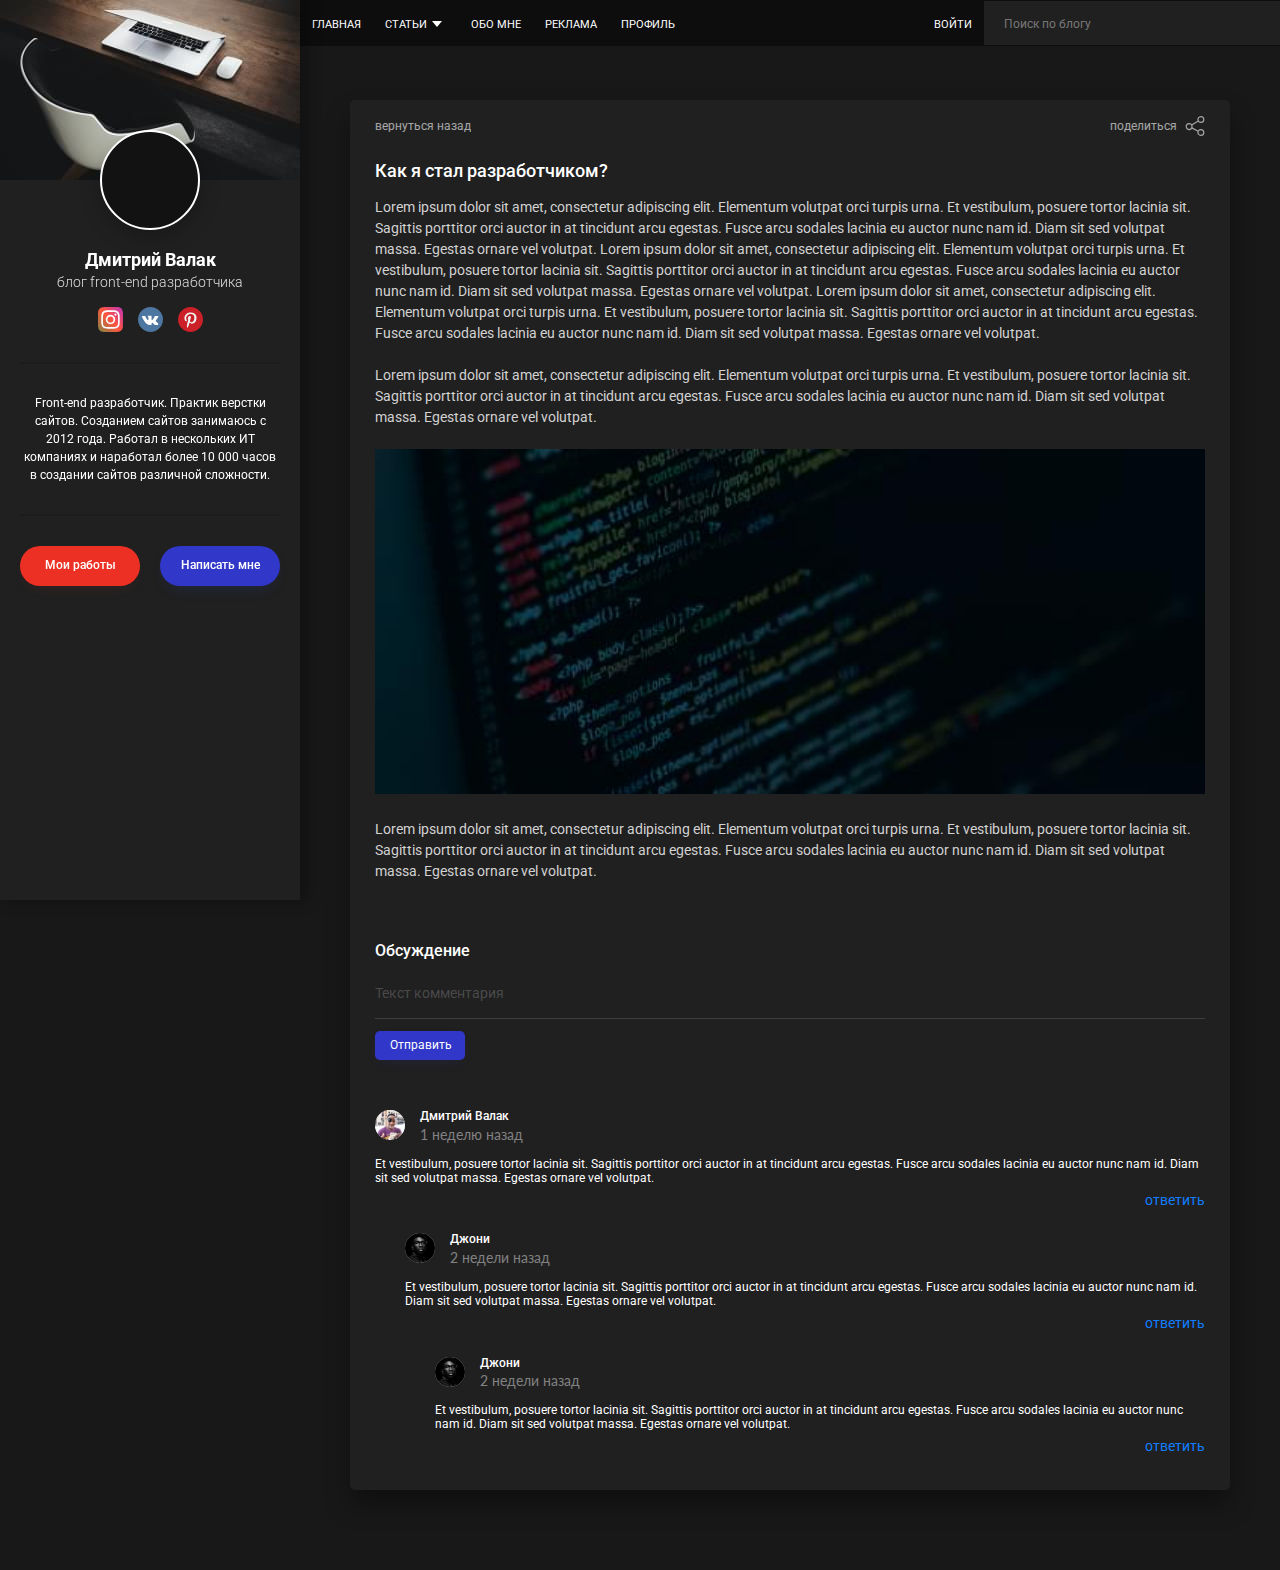
<file: about.html>
<!DOCTYPE html>

<html lang="ru">

<head>
   <meta charset="UTF-8">
   <meta http-equiv="X-UA-Compatible" content="IE=edge">
   <meta name="viewport" content="width=device-width, initial-scale=1.0">
   <link href="https://fonts.googleapis.com/css?family=Roboto:300,regular,500" rel="stylesheet" />
   <link href="https://fonts.googleapis.com/css?family=Lato:regular" rel="stylesheet" />
   <link rel="stylesheet" href="css/style.min.css">
   <title>about</title>
</head>

<body>
   <div class="wrapper">
      <!-- Header -->
      <header class="header">
   <div class="header__row">
      <nav class="header__menu  menu">
         <div class="menu__icon  icon-menu">
            <span></span>
            <span></span>
            <span></span>
         </div>
         <div class="menu__body">
            <ul class="menu__list">
               <li class="menu__item">
                  <!-- подключаем страницы и меняем стили у активной ссылки(страницы) -->
                  <a href="index.html" class="menu__link ">Главная</a>
               </li>
               <!-- подключаем страницы и меняем стили у активной ссылки(страницы) -->
               <li class="menu__item"><a href="post-single.html" class="menu__link has-subnav">Статьи</a>
                  <ul class="sub-menu">
                     <li class="sub-menu__item"><a href="" class="sub-menu__link">Продвижение видео</a></li>
                     <li class="sub-menu__item"><a href="" class="sub-menu__link">Интернет-маркетинг</a></li>
                     <li class="sub-menu__item"><a href="" class="sub-menu__link">Создание сайтов</a></li>
                  </ul>
               </li>
               <li class="menu__item"><a href="about.html" class="menu__link">Обо мне</a></li>
               <li class="menu__item"><a href="ads.html" class="menu__link">Реклама</a></li>
               <li class="menu__item"><a href="profile.html" class="menu__link">Профиль</a></li>
               <li class="menu__item"><a href="sign-in.html" class="menu__link">Войти</a></li>
            </ul>
         </div>
      </nav>
      <form action="search.html" class="header__form" method="get">
         <input type="text" class="header__input" tabindex="1" placeholder="Поиск по блогу">
      </form>

   </div>

</header>
      <div class="content">
         <!-- Aside(Sidebar) -->
         <aside class="sidebar">
   <div class="sidebar__header  header-sidebar">
      <figure class="header-sidebar__image">
         <img src="./img/Aside-img.jpg" alt="table with laptop">
      </figure>
   </div>
   <div class="sidebar__content">

      <div class="sidebar__person  person-sidebar">
         <div class="person-sidebar__header">
            <figure class="person-sidebar__image">
               <!-- <img src="./img/sidebar-person.png" alt="man"> -->
            </figure>
            <div class="person-sidebar__info">

               <h3 class="person-sidebar__name">Дмитрий Валак</h3>
               <p class="person-sidebar__prof">блог front-end разработчика</p>
            </div>
         </div>


         <figure class="person-sidebar__social  sidebar-social">
            </a>
            <a href="https://www.instagram.com/" class="sidebar-social__link " target="_blank">
               <img src="./img/icons/sidebar-icon-instagram.svg" alt="instagram">
            </a>
            <a href="https://vk.com/" class="sidebar-social__link " target="_blank">
               <img src="./img/icons/sidebar-icon-vk.svg" alt="vk">
            </a>
            <a href="https://ru.pinterest.com/" class="sidebar-social__link " target="_blank">
               <img src="./img/icons/sidebar-icon-pinterest.svg" alt="pinterest">
            </a>
         </figure>
         <hr class="person-sidebar__line">

         <nav class="aside-menu  ">

            <div class="aside-menu__body">
               <ul class="aside-menu__list">
                  <li class="aside-menu__item">
                     <!-- подключаем страницы и меняем стили у активной ссылки(страницы) -->
                     <a href="index.html" class="aside-menu__link ">Главная</a>
                  </li>
                  <!-- подключаем страницы и меняем стили у активной ссылки(страницы) -->
                  <li class="aside-menu__item"><a href="post-single.html" class="aside-menu__link has-subnav">Статьи</a>
                     <ul class="aside-sub-menu">
                        <li class="aside-sub-menu__item"><a href="" class="aside-sub-menu__link">Продвижение видео</a>
                        </li>
                        <li class="aside-sub-menu__item"><a href="" class="aside-sub-menu__link">Интернет-маркетинг</a>
                        </li>
                        <li class="aside-sub-menu__item"><a href="" class="aside-sub-menu__link">Создание сайтов</a>
                        </li>
                     </ul>
                  </li>
                  <li class="aside-menu__item"><a href="about.html" class="aside-menu__link">Обо мне</a></li>
                  <li class="aside-menu__item"><a href="ads.html" class="aside-menu__link">Реклама</a></li>
                  <li class="aside-menu__item"><a href="profile.html" class="aside-menu__link">Профиль</a></li>
                  <li class="aside-menu__item"><a href="sign-in.html" class="aside-menu__link">Войти</a></li>
               </ul>
            </div>
         </nav>

         <p class="person-sidebar__text">Front-end разработчик. Практик верстки сайтов.
            Созданием сайтов занимаюсь с 2012 года. Работал в нескольких ИТ компаниях и наработал более 10 000 часов
            в создании
            сайтов различной сложности.</p>
         <hr class="person-sidebar__line">
         <div class="person-sidebar__buttons">
            <a href="works.html" class="person-sidebar__btn sidebar__btn--red">Мои работы</a>
            <button class="person-sidebar__btn sidebar__btn--blue  modal-more-btn" data-modal="contact-modal"
               type="button">Написать мне</button>
         </div>
      </div>

   </div>



</aside>

         <main class="page">
            <!-- Post-single -->
            <div class="post about-page">
               <div class="container">
                  <figure class="post__card  post-single__card">
                     <div class="post-single__header">
                        <a href="index.html" class="post-single__back">вернуться назад</a>
                        <div class="post-single__share">
                           <a href="#" class="post-single__link">поделиться</a>
                           <a href="#">

                              <img src="./img/icons/share.svg" alt="share">
                           </a>
                        </div>
                     </div>
                     <figcaption class="post__content">
                        <h2 class="post__title  post-title">Как я стал разработчиком?</h2>
                        <p class=" post__text post-text">Lorem ipsum dolor sit amet, consectetur adipiscing elit.
                           Elementum volutpat orci turpis urna. Et vestibulum, posuere
                           tortor lacinia sit. Sagittis porttitor orci auctor in at tincidunt arcu egestas. Fusce arcu
                           sodales lacinia eu auctor
                           nunc nam id. Diam sit sed volutpat massa. Egestas ornare vel volutpat. Lorem ipsum dolor sit
                           amet, consectetur
                           adipiscing elit. Elementum volutpat orci turpis urna. Et vestibulum, posuere tortor lacinia
                           sit. Sagittis porttitor orci
                           auctor in at tincidunt arcu egestas. Fusce arcu sodales lacinia eu auctor nunc nam id. Diam
                           sit sed volutpat massa.
                           Egestas ornare vel volutpat.

                           Lorem ipsum dolor sit amet, consectetur adipiscing elit. Elementum volutpat orci turpis urna.
                           Et vestibulum, posuere
                           tortor lacinia sit. Sagittis porttitor orci auctor in at tincidunt arcu egestas. Fusce arcu
                           sodales lacinia eu auctor
                           nunc nam id. Diam sit sed volutpat massa. Egestas ornare vel volutpat.</p>
                        <p class="post__text  post-text">Lorem ipsum dolor sit amet, consectetur adipiscing elit.
                           Elementum volutpat orci turpis urna. Et vestibulum, posuere
                           tortor lacinia sit. Sagittis porttitor orci auctor in at tincidunt arcu egestas. Fusce
                           arcu
                           sodales lacinia eu auctor
                           nunc nam id. Diam sit sed volutpat massa. Egestas ornare vel volutpat.</p>
                        <figure class="post__image  post-single__image">
                           <img src="./img/post-single.jpg" alt="phone">
                        </figure>
                        <p class="post__text  post-text">Lorem ipsum dolor sit amet, consectetur adipiscing elit.
                           Elementum volutpat orci turpis urna. Et vestibulum, posuere
                           tortor lacinia sit. Sagittis porttitor orci auctor in at tincidunt arcu egestas. Fusce
                           arcu
                           sodales lacinia eu auctor
                           nunc nam id. Diam sit sed volutpat massa. Egestas ornare vel volutpat.</p>
                     </figcaption>
                     <div class="post__footer">

                        <div class="post__comments comments">
                           <h3 class="comments__title">Обсуждение</h3>

                           <form action="/" class="comments__form" method="post">
                              <textarea name="" id="" class="comments__textarea" placeholder="Текст комментария"
                                 tabindex="1"></textarea>
                              <button class="comments__bt" type="submit">Отправить</button>

                           </form>
                           <div class="comment__body">
                              <ul class="comment__item  comment__item-1">
                                 <li class="comment__person person-comment">
                                    <div class="person-comment__info">
                                       <figure class="person-comment__image">
                                          <img src="./img/comment-person-1.svg" alt="man">
                                       </figure>
                                       <div class="person-comment__desc">

                                          <span class="person-comment__name">Дмитрий Валак</span>

                                          <time class="person-comment__date post-date">1 неделю назад</time>
                                       </div>

                                    </div>
                                    <p class="comment__text">Et vestibulum, posuere tortor lacinia sit. Sagittis
                                       porttitor
                                       orci auctor in at tincidunt arcu egestas. Fusce arcu
                                       sodales lacinia eu auctor nunc nam id. Diam sit sed volutpat massa. Egestas
                                       ornare
                                       vel volutpat.</p>

                                    <a href="#" class="comment__answer  post-link">ответить</a>

                                    <ul class="comment__item  comment__item-2">
                                       <li class="comment__person person-comment">
                                          <div class="person-comment__info">
                                             <figure class="person-comment__image">
                                                <img src="./img/comment-person-2.svg" alt="man">
                                             </figure>
                                             <div class="person-comment__desc">

                                                <span class="person-comment__name">Джони</span>

                                                <time class="person-comment__date post-date">2 недели назад</time>
                                             </div>

                                          </div>
                                          <p class="comment__text">Et vestibulum, posuere tortor lacinia sit. Sagittis
                                             porttitor
                                             orci auctor in at tincidunt arcu egestas. Fusce arcu
                                             sodales lacinia eu auctor nunc nam id. Diam sit sed volutpat massa. Egestas
                                             ornare
                                             vel volutpat.</p>

                                          <a href="#" class="comment__answer  post-link">ответить</a>


                                          <ul class="comment__item  comment__item-2">
                                             <li class="comment__person person-comment">
                                                <div class="person-comment__info">
                                                   <figure class="person-comment__image">
                                                      <img src="./img/comment-person-2.svg" alt="man">
                                                   </figure>
                                                   <div class="person-comment__desc">

                                                      <span class="person-comment__name">Джони</span>

                                                      <time class="person-comment__date post-date">2 недели назад</time>
                                                   </div>

                                                </div>
                                                <p class="comment__text">Et vestibulum, posuere tortor lacinia sit.
                                                   Sagittis
                                                   porttitor
                                                   orci auctor in at tincidunt arcu egestas. Fusce arcu
                                                   sodales lacinia eu auctor nunc nam id. Diam sit sed volutpat massa.
                                                   Egestas
                                                   ornare
                                                   vel volutpat.</p>

                                                <a href="#" class="comment__answer  post-link">ответить</a>
                                             </li>
                                          </ul>
                                       </li>
                                    </ul>
                                 </li>

                                 <!-- <ul class="comment__item  comment__item-2">
                                    <li class="comment__person person-comment">
                                       <figure class="person-comment__image">
                                          <img src="./img/comment-person-2.svg" alt="man">
                                       </figure>
                                       <div class="person-comment__info">
                                          <div class="person-comment__name">Джонни</div>
                                          <time class="person-comment__date post-date">1 неделю назад</time>
                                       </div>
                                    </li>
                                    <p class="comment__text">Et vestibulum, posuere tortor lacinia sit. Sagittis
                                       porttitor
                                       orci auctor in at tincidunt arcu egestas. Fusce arcu
                                       sodales lacinia eu auctor nunc nam id. Diam sit sed volutpat massa. Egestas
                                       ornare
                                       vel volutpat.</p>
                                    <a href="#" class=" post-link comment__answer  ">ответить</a>

                                 </ul> -->
                              </ul>
                           </div>
                        </div>
                     </div>
                  </figure>
               </div>
            </div>
         </main>
      </div>
   </div>
   <script src="https://ajax.googleapis.com/ajax/libs/jquery/3.6.0/jquery.min.js"></script>
   <script src="js/script.min.js"></script>
</body>

</html>
</file>
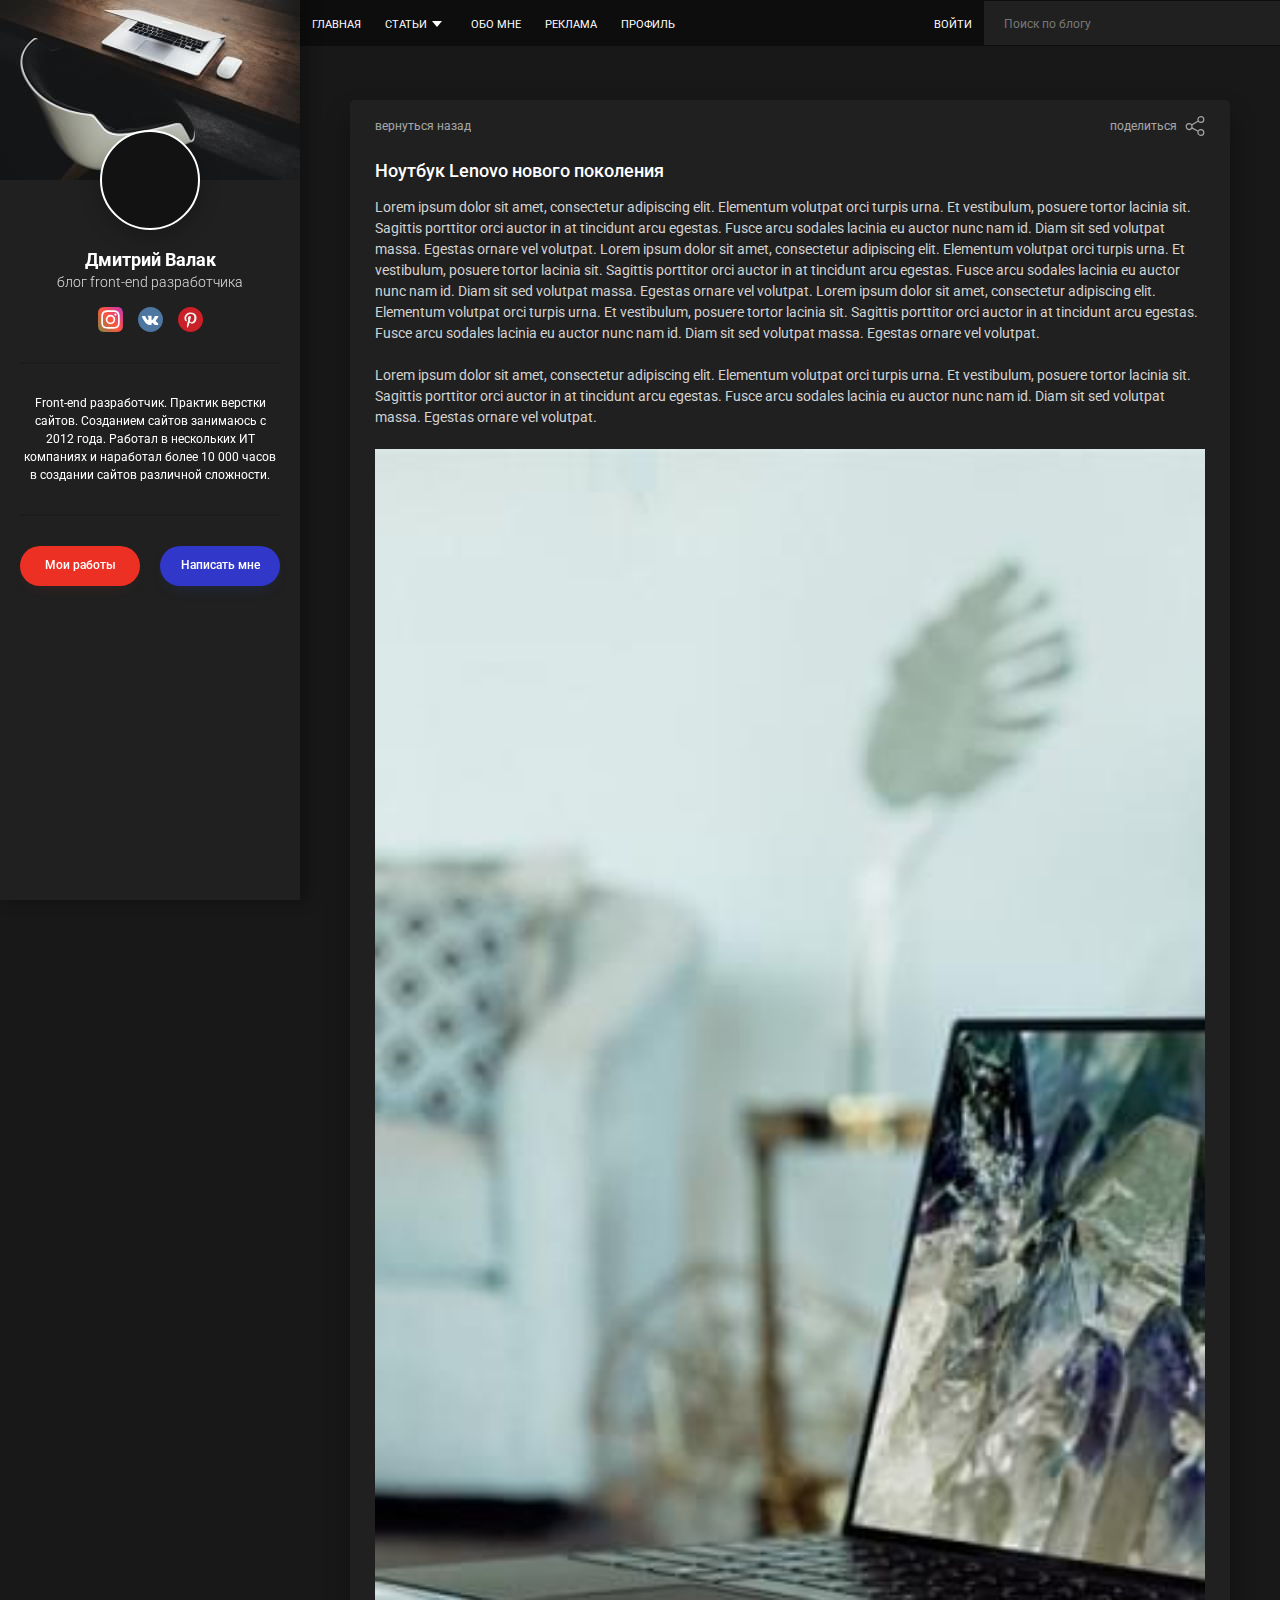
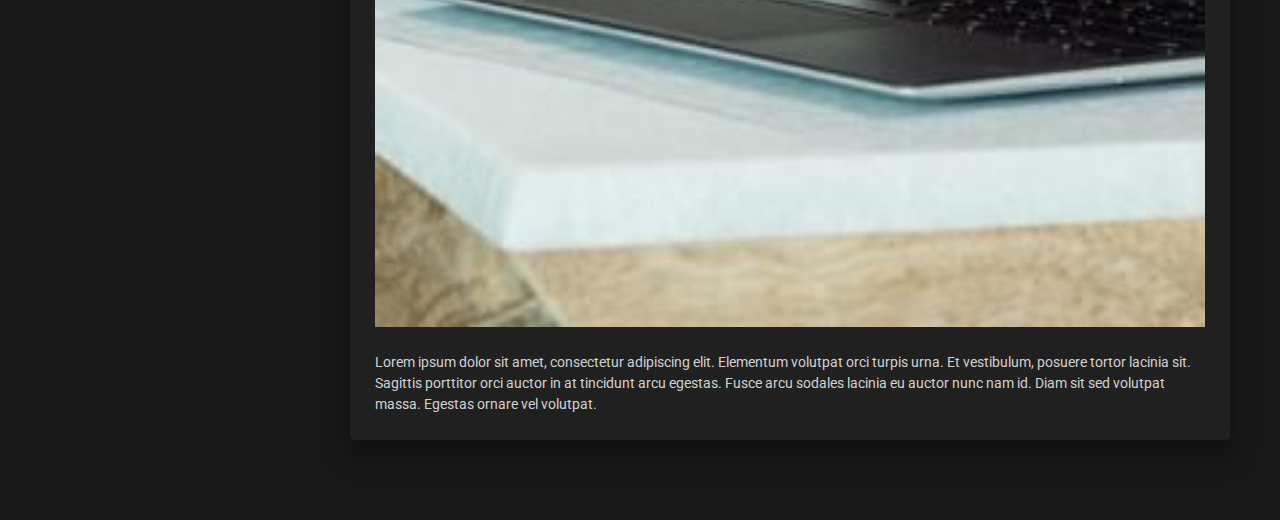
<file: ads.html>
<!DOCTYPE html>

<html lang="ru">

<head>
   <meta charset="UTF-8">
   <meta http-equiv="X-UA-Compatible" content="IE=edge">
   <meta name="viewport" content="width=device-width, initial-scale=1.0">
   <link href="https://fonts.googleapis.com/css?family=Roboto:300,regular,500" rel="stylesheet" />
   <link href="https://fonts.googleapis.com/css?family=Lato:regular" rel="stylesheet" />
   <link rel="stylesheet" href="css/style.min.css">
   <title>Ads</title>
</head>

<body>
   <div class="wrapper">
      <!-- Header -->
      <header class="header">
   <div class="header__row">
      <nav class="header__menu  menu">
         <div class="menu__icon  icon-menu">
            <span></span>
            <span></span>
            <span></span>
         </div>
         <div class="menu__body">
            <ul class="menu__list">
               <li class="menu__item">
                  <!-- подключаем страницы и меняем стили у активной ссылки(страницы) -->
                  <a href="index.html" class="menu__link ">Главная</a>
               </li>
               <!-- подключаем страницы и меняем стили у активной ссылки(страницы) -->
               <li class="menu__item"><a href="post-single.html" class="menu__link has-subnav">Статьи</a>
                  <ul class="sub-menu">
                     <li class="sub-menu__item"><a href="" class="sub-menu__link">Продвижение видео</a></li>
                     <li class="sub-menu__item"><a href="" class="sub-menu__link">Интернет-маркетинг</a></li>
                     <li class="sub-menu__item"><a href="" class="sub-menu__link">Создание сайтов</a></li>
                  </ul>
               </li>
               <li class="menu__item"><a href="about.html" class="menu__link">Обо мне</a></li>
               <li class="menu__item"><a href="ads.html" class="menu__link">Реклама</a></li>
               <li class="menu__item"><a href="profile.html" class="menu__link">Профиль</a></li>
               <li class="menu__item"><a href="sign-in.html" class="menu__link">Войти</a></li>
            </ul>
         </div>
      </nav>
      <form action="search.html" class="header__form" method="get">
         <input type="text" class="header__input" tabindex="1" placeholder="Поиск по блогу">
      </form>

   </div>

</header>
      <div class="content">
         <!-- Aside(Sidebar) -->
         <aside class="sidebar">
   <div class="sidebar__header  header-sidebar">
      <figure class="header-sidebar__image">
         <img src="./img/Aside-img.jpg" alt="table with laptop">
      </figure>
   </div>
   <div class="sidebar__content">

      <div class="sidebar__person  person-sidebar">
         <div class="person-sidebar__header">
            <figure class="person-sidebar__image">
               <!-- <img src="./img/sidebar-person.png" alt="man"> -->
            </figure>
            <div class="person-sidebar__info">

               <h3 class="person-sidebar__name">Дмитрий Валак</h3>
               <p class="person-sidebar__prof">блог front-end разработчика</p>
            </div>
         </div>


         <figure class="person-sidebar__social  sidebar-social">
            </a>
            <a href="https://www.instagram.com/" class="sidebar-social__link " target="_blank">
               <img src="./img/icons/sidebar-icon-instagram.svg" alt="instagram">
            </a>
            <a href="https://vk.com/" class="sidebar-social__link " target="_blank">
               <img src="./img/icons/sidebar-icon-vk.svg" alt="vk">
            </a>
            <a href="https://ru.pinterest.com/" class="sidebar-social__link " target="_blank">
               <img src="./img/icons/sidebar-icon-pinterest.svg" alt="pinterest">
            </a>
         </figure>
         <hr class="person-sidebar__line">

         <nav class="aside-menu  ">

            <div class="aside-menu__body">
               <ul class="aside-menu__list">
                  <li class="aside-menu__item">
                     <!-- подключаем страницы и меняем стили у активной ссылки(страницы) -->
                     <a href="index.html" class="aside-menu__link ">Главная</a>
                  </li>
                  <!-- подключаем страницы и меняем стили у активной ссылки(страницы) -->
                  <li class="aside-menu__item"><a href="post-single.html" class="aside-menu__link has-subnav">Статьи</a>
                     <ul class="aside-sub-menu">
                        <li class="aside-sub-menu__item"><a href="" class="aside-sub-menu__link">Продвижение видео</a>
                        </li>
                        <li class="aside-sub-menu__item"><a href="" class="aside-sub-menu__link">Интернет-маркетинг</a>
                        </li>
                        <li class="aside-sub-menu__item"><a href="" class="aside-sub-menu__link">Создание сайтов</a>
                        </li>
                     </ul>
                  </li>
                  <li class="aside-menu__item"><a href="about.html" class="aside-menu__link">Обо мне</a></li>
                  <li class="aside-menu__item"><a href="ads.html" class="aside-menu__link">Реклама</a></li>
                  <li class="aside-menu__item"><a href="profile.html" class="aside-menu__link">Профиль</a></li>
                  <li class="aside-menu__item"><a href="sign-in.html" class="aside-menu__link">Войти</a></li>
               </ul>
            </div>
         </nav>

         <p class="person-sidebar__text">Front-end разработчик. Практик верстки сайтов.
            Созданием сайтов занимаюсь с 2012 года. Работал в нескольких ИТ компаниях и наработал более 10 000 часов
            в создании
            сайтов различной сложности.</p>
         <hr class="person-sidebar__line">
         <div class="person-sidebar__buttons">
            <a href="works.html" class="person-sidebar__btn sidebar__btn--red">Мои работы</a>
            <button class="person-sidebar__btn sidebar__btn--blue  modal-more-btn" data-modal="contact-modal"
               type="button">Написать мне</button>
         </div>
      </div>

   </div>



</aside>

         <main class="page">
            <!-- Post-single -->
            <div class="post ads">
               <div class="container">
                  <figure class="post__card  post-single__card">
                     <div class="post-single__header">
                        <a href="index.html" class="post-single__back">вернуться назад</a>
                        <div class="post-single__share">
                           <a href="#" class="post-single__link">поделиться</a>
                           <a href="#">

                              <img src="./img/icons/share.svg" alt="share">
                           </a>
                        </div>
                     </div>
                     <figcaption class="post__content">
                        <h2 class="post__title  post-title">Ноутбук Lenovo нового поколения</h2>
                        <p class=" post__text post-text">Lorem ipsum dolor sit amet, consectetur adipiscing elit.
                           Elementum volutpat orci turpis urna. Et vestibulum, posuere
                           tortor lacinia sit. Sagittis porttitor orci auctor in at tincidunt arcu egestas. Fusce arcu
                           sodales lacinia eu auctor
                           nunc nam id. Diam sit sed volutpat massa. Egestas ornare vel volutpat. Lorem ipsum dolor sit
                           amet, consectetur
                           adipiscing elit. Elementum volutpat orci turpis urna. Et vestibulum, posuere tortor lacinia
                           sit. Sagittis porttitor orci
                           auctor in at tincidunt arcu egestas. Fusce arcu sodales lacinia eu auctor nunc nam id. Diam
                           sit sed volutpat massa.
                           Egestas ornare vel volutpat.

                           Lorem ipsum dolor sit amet, consectetur adipiscing elit. Elementum volutpat orci turpis urna.
                           Et vestibulum, posuere
                           tortor lacinia sit. Sagittis porttitor orci auctor in at tincidunt arcu egestas. Fusce arcu
                           sodales lacinia eu auctor
                           nunc nam id. Diam sit sed volutpat massa. Egestas ornare vel volutpat.</p>
                        <p class="post__text  post-text">Lorem ipsum dolor sit amet, consectetur adipiscing elit.
                           Elementum volutpat orci turpis urna. Et vestibulum, posuere
                           tortor lacinia sit. Sagittis porttitor orci auctor in at tincidunt arcu egestas. Fusce
                           arcu
                           sodales lacinia eu auctor
                           nunc nam id. Diam sit sed volutpat massa. Egestas ornare vel volutpat.</p>
                        <figure class="post__image  post-single__image">
                           <img src="./img/work-img-1.jpg" alt="phone">
                        </figure>
                        <p class="post__text  post-text">Lorem ipsum dolor sit amet, consectetur adipiscing elit.
                           Elementum volutpat orci turpis urna. Et vestibulum, posuere
                           tortor lacinia sit. Sagittis porttitor orci auctor in at tincidunt arcu egestas. Fusce
                           arcu
                           sodales lacinia eu auctor
                           nunc nam id. Diam sit sed volutpat massa. Egestas ornare vel volutpat.</p>
                     </figcaption>

                  </figure>
               </div>
            </div>
         </main>
      </div>
   </div>
   <script src="https://ajax.googleapis.com/ajax/libs/jquery/3.6.0/jquery.min.js"></script>
   <script src="js/script.min.js"></script>
</body>

</html>
</file>
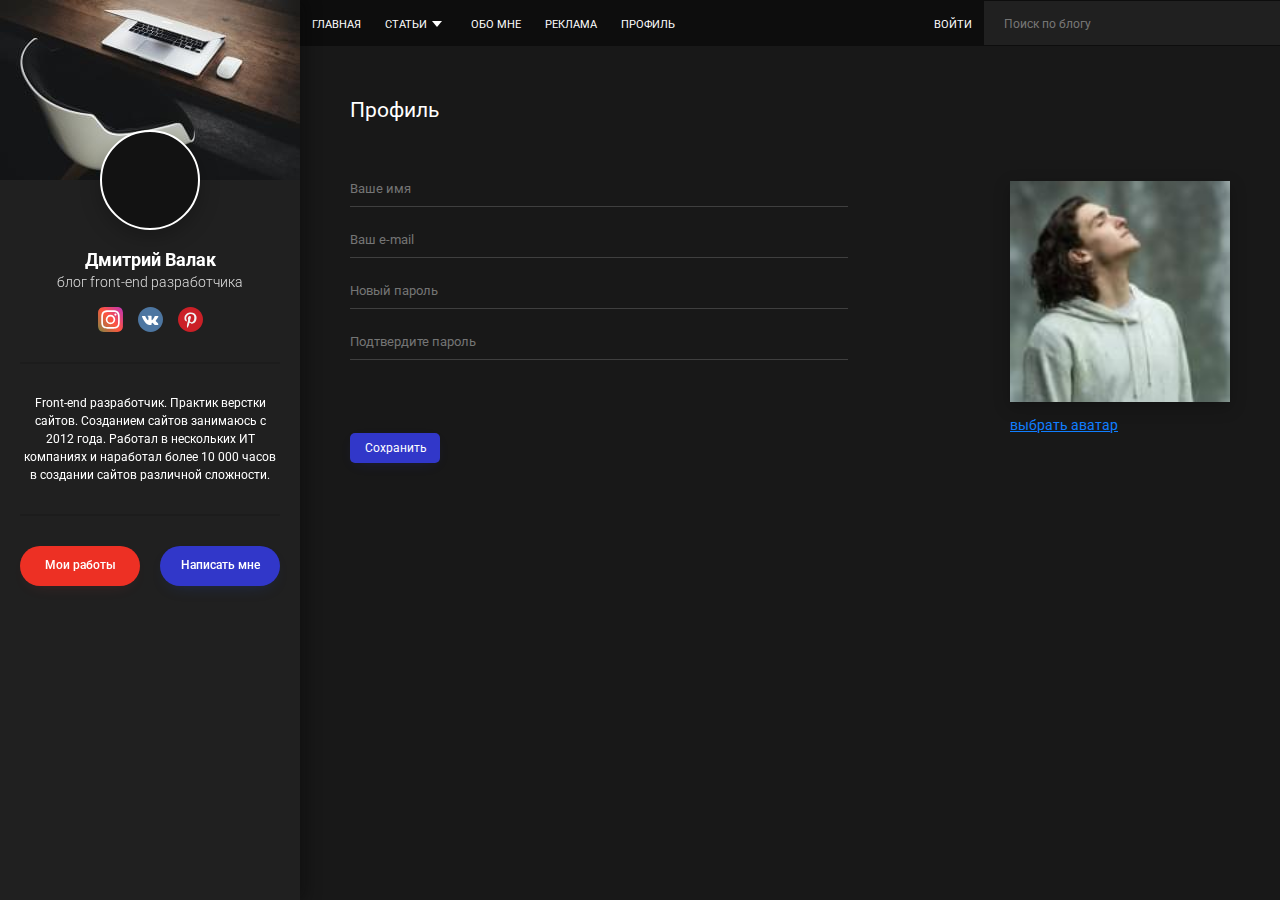
<file: profile.html>
<!DOCTYPE html>
<html lang="en">

<head>
   <meta charset="UTF-8">
   <meta http-equiv="X-UA-Compatible" content="IE=edge">
   <meta name="viewport" content="width=device-width, initial-scale=1.0">
   <link href="https://fonts.googleapis.com/css?family=Roboto:300,regular,500" rel="stylesheet" />
   <link href="https://fonts.googleapis.com/css?family=Lato:regular" rel="stylesheet" />
   <link rel="stylesheet" href="css/style.min.css">
   <title>Progile</title>
</head>

<body>
   <div class="wrapper">
      <!-- Header -->
      <header class="header">
   <div class="header__row">
      <nav class="header__menu  menu">
         <div class="menu__icon  icon-menu">
            <span></span>
            <span></span>
            <span></span>
         </div>
         <div class="menu__body">
            <ul class="menu__list">
               <li class="menu__item">
                  <!-- подключаем страницы и меняем стили у активной ссылки(страницы) -->
                  <a href="index.html" class="menu__link ">Главная</a>
               </li>
               <!-- подключаем страницы и меняем стили у активной ссылки(страницы) -->
               <li class="menu__item"><a href="post-single.html" class="menu__link has-subnav">Статьи</a>
                  <ul class="sub-menu">
                     <li class="sub-menu__item"><a href="" class="sub-menu__link">Продвижение видео</a></li>
                     <li class="sub-menu__item"><a href="" class="sub-menu__link">Интернет-маркетинг</a></li>
                     <li class="sub-menu__item"><a href="" class="sub-menu__link">Создание сайтов</a></li>
                  </ul>
               </li>
               <li class="menu__item"><a href="about.html" class="menu__link">Обо мне</a></li>
               <li class="menu__item"><a href="ads.html" class="menu__link">Реклама</a></li>
               <li class="menu__item"><a href="profile.html" class="menu__link">Профиль</a></li>
               <li class="menu__item"><a href="sign-in.html" class="menu__link">Войти</a></li>
            </ul>
         </div>
      </nav>
      <form action="search.html" class="header__form" method="get">
         <input type="text" class="header__input" tabindex="1" placeholder="Поиск по блогу">
      </form>

   </div>

</header>

      <div class="content">
         <!-- Aside(Sidebar) -->
         <aside class="sidebar">
   <div class="sidebar__header  header-sidebar">
      <figure class="header-sidebar__image">
         <img src="./img/Aside-img.jpg" alt="table with laptop">
      </figure>
   </div>
   <div class="sidebar__content">

      <div class="sidebar__person  person-sidebar">
         <div class="person-sidebar__header">
            <figure class="person-sidebar__image">
               <!-- <img src="./img/sidebar-person.png" alt="man"> -->
            </figure>
            <div class="person-sidebar__info">

               <h3 class="person-sidebar__name">Дмитрий Валак</h3>
               <p class="person-sidebar__prof">блог front-end разработчика</p>
            </div>
         </div>


         <figure class="person-sidebar__social  sidebar-social">
            </a>
            <a href="https://www.instagram.com/" class="sidebar-social__link " target="_blank">
               <img src="./img/icons/sidebar-icon-instagram.svg" alt="instagram">
            </a>
            <a href="https://vk.com/" class="sidebar-social__link " target="_blank">
               <img src="./img/icons/sidebar-icon-vk.svg" alt="vk">
            </a>
            <a href="https://ru.pinterest.com/" class="sidebar-social__link " target="_blank">
               <img src="./img/icons/sidebar-icon-pinterest.svg" alt="pinterest">
            </a>
         </figure>
         <hr class="person-sidebar__line">

         <nav class="aside-menu  ">

            <div class="aside-menu__body">
               <ul class="aside-menu__list">
                  <li class="aside-menu__item">
                     <!-- подключаем страницы и меняем стили у активной ссылки(страницы) -->
                     <a href="index.html" class="aside-menu__link ">Главная</a>
                  </li>
                  <!-- подключаем страницы и меняем стили у активной ссылки(страницы) -->
                  <li class="aside-menu__item"><a href="post-single.html" class="aside-menu__link has-subnav">Статьи</a>
                     <ul class="aside-sub-menu">
                        <li class="aside-sub-menu__item"><a href="" class="aside-sub-menu__link">Продвижение видео</a>
                        </li>
                        <li class="aside-sub-menu__item"><a href="" class="aside-sub-menu__link">Интернет-маркетинг</a>
                        </li>
                        <li class="aside-sub-menu__item"><a href="" class="aside-sub-menu__link">Создание сайтов</a>
                        </li>
                     </ul>
                  </li>
                  <li class="aside-menu__item"><a href="about.html" class="aside-menu__link">Обо мне</a></li>
                  <li class="aside-menu__item"><a href="ads.html" class="aside-menu__link">Реклама</a></li>
                  <li class="aside-menu__item"><a href="profile.html" class="aside-menu__link">Профиль</a></li>
                  <li class="aside-menu__item"><a href="sign-in.html" class="aside-menu__link">Войти</a></li>
               </ul>
            </div>
         </nav>

         <p class="person-sidebar__text">Front-end разработчик. Практик верстки сайтов.
            Созданием сайтов занимаюсь с 2012 года. Работал в нескольких ИТ компаниях и наработал более 10 000 часов
            в создании
            сайтов различной сложности.</p>
         <hr class="person-sidebar__line">
         <div class="person-sidebar__buttons">
            <a href="works.html" class="person-sidebar__btn sidebar__btn--red">Мои работы</a>
            <button class="person-sidebar__btn sidebar__btn--blue  modal-more-btn" data-modal="contact-modal"
               type="button">Написать мне</button>
         </div>
      </div>

   </div>



</aside>

         <!-- Main -->
         <main class="page">
            <!-- Profile -->
            <section class="profile">
               <div class="container">

                  <h2 class="profile__title page__title">Профиль</h2>
                  <form action="/" method="post" class="profile__form form-profile">
                     <div class="cabinet">
                        <div class="cabinet__form  form-cabinet">
                           <input type="text" class="form-cabinet__field form-field" placeholder="Ваше имя"
                              tabindex="1">
                           <input type="email" class="form-cabinet__field form-field" placeholder="Ваш e-mail"
                              tabindex="2">
                           <input type="password" class="form-cabinet__field form-field" placeholder="Новый пароль"
                              tabindex="3">
                           <input type="password" class="form-cabinet__field form-field"
                              placeholder="Подтвердите пароль" tabindex="4">
                        </div>

                        <div class="cabinet__avatar  avatar-cabinet">
                           <img src="./img/profile-form-avatar.jpg" alt="man">
                           <label for="avatar-cabinet__file" class="add-cabinet__file" tabindex="5">выбрать аватар
                              <input type="file" name="" id="avatar-cabinet__file">

                           </label>
                        </div>

                     </div>
                     <div class="form__footer">

                        <button type="submit" class="form-profile__btn form-btn" tabindex="6">Сохранить</button>
                     </div>
                  </form>
               </div>
            </section>

         </main>
      </div>
   </div>
   <script src="https://ajax.googleapis.com/ajax/libs/jquery/3.6.0/jquery.min.js"></script>
   <script src="js/script.min.js"></script>
</body>

</html>
</file>
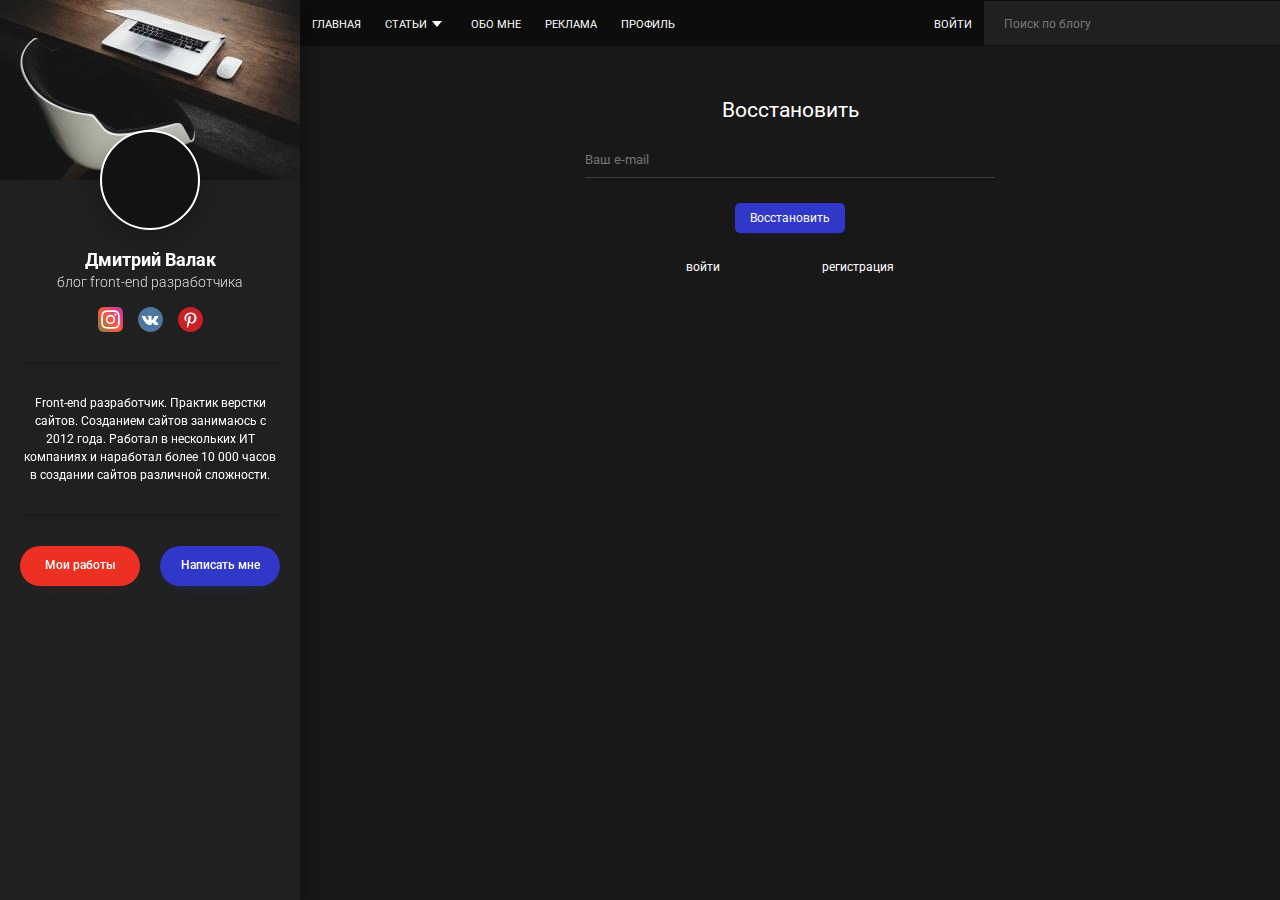
<file: reset.html>
<!DOCTYPE html>
<html lang="en">

<head>
   <meta charset="UTF-8">
   <meta http-equiv="X-UA-Compatible" content="IE=edge">
   <meta name="viewport" content="width=device-width, initial-scale=1.0">
   <link href="https://fonts.googleapis.com/css?family=Roboto:300,regular,500" rel="stylesheet" />
   <link href="https://fonts.googleapis.com/css?family=Lato:regular" rel="stylesheet" />
   <link rel="stylesheet" href="css/style.min.css">
   <title>Reset</title>
</head>

<body>
   <div class="wrapper">
      <!-- Header -->
      <header class="header">
   <div class="header__row">
      <nav class="header__menu  menu">
         <div class="menu__icon  icon-menu">
            <span></span>
            <span></span>
            <span></span>
         </div>
         <div class="menu__body">
            <ul class="menu__list">
               <li class="menu__item">
                  <!-- подключаем страницы и меняем стили у активной ссылки(страницы) -->
                  <a href="index.html" class="menu__link ">Главная</a>
               </li>
               <!-- подключаем страницы и меняем стили у активной ссылки(страницы) -->
               <li class="menu__item"><a href="post-single.html" class="menu__link has-subnav">Статьи</a>
                  <ul class="sub-menu">
                     <li class="sub-menu__item"><a href="" class="sub-menu__link">Продвижение видео</a></li>
                     <li class="sub-menu__item"><a href="" class="sub-menu__link">Интернет-маркетинг</a></li>
                     <li class="sub-menu__item"><a href="" class="sub-menu__link">Создание сайтов</a></li>
                  </ul>
               </li>
               <li class="menu__item"><a href="about.html" class="menu__link">Обо мне</a></li>
               <li class="menu__item"><a href="ads.html" class="menu__link">Реклама</a></li>
               <li class="menu__item"><a href="profile.html" class="menu__link">Профиль</a></li>
               <li class="menu__item"><a href="sign-in.html" class="menu__link">Войти</a></li>
            </ul>
         </div>
      </nav>
      <form action="search.html" class="header__form" method="get">
         <input type="text" class="header__input" tabindex="1" placeholder="Поиск по блогу">
      </form>

   </div>

</header>

      <div class="content">
         <!-- Aside(Sidebar) -->
         <aside class="sidebar">
   <div class="sidebar__header  header-sidebar">
      <figure class="header-sidebar__image">
         <img src="./img/Aside-img.jpg" alt="table with laptop">
      </figure>
   </div>
   <div class="sidebar__content">

      <div class="sidebar__person  person-sidebar">
         <div class="person-sidebar__header">
            <figure class="person-sidebar__image">
               <!-- <img src="./img/sidebar-person.png" alt="man"> -->
            </figure>
            <div class="person-sidebar__info">

               <h3 class="person-sidebar__name">Дмитрий Валак</h3>
               <p class="person-sidebar__prof">блог front-end разработчика</p>
            </div>
         </div>


         <figure class="person-sidebar__social  sidebar-social">
            </a>
            <a href="https://www.instagram.com/" class="sidebar-social__link " target="_blank">
               <img src="./img/icons/sidebar-icon-instagram.svg" alt="instagram">
            </a>
            <a href="https://vk.com/" class="sidebar-social__link " target="_blank">
               <img src="./img/icons/sidebar-icon-vk.svg" alt="vk">
            </a>
            <a href="https://ru.pinterest.com/" class="sidebar-social__link " target="_blank">
               <img src="./img/icons/sidebar-icon-pinterest.svg" alt="pinterest">
            </a>
         </figure>
         <hr class="person-sidebar__line">

         <nav class="aside-menu  ">

            <div class="aside-menu__body">
               <ul class="aside-menu__list">
                  <li class="aside-menu__item">
                     <!-- подключаем страницы и меняем стили у активной ссылки(страницы) -->
                     <a href="index.html" class="aside-menu__link ">Главная</a>
                  </li>
                  <!-- подключаем страницы и меняем стили у активной ссылки(страницы) -->
                  <li class="aside-menu__item"><a href="post-single.html" class="aside-menu__link has-subnav">Статьи</a>
                     <ul class="aside-sub-menu">
                        <li class="aside-sub-menu__item"><a href="" class="aside-sub-menu__link">Продвижение видео</a>
                        </li>
                        <li class="aside-sub-menu__item"><a href="" class="aside-sub-menu__link">Интернет-маркетинг</a>
                        </li>
                        <li class="aside-sub-menu__item"><a href="" class="aside-sub-menu__link">Создание сайтов</a>
                        </li>
                     </ul>
                  </li>
                  <li class="aside-menu__item"><a href="about.html" class="aside-menu__link">Обо мне</a></li>
                  <li class="aside-menu__item"><a href="ads.html" class="aside-menu__link">Реклама</a></li>
                  <li class="aside-menu__item"><a href="profile.html" class="aside-menu__link">Профиль</a></li>
                  <li class="aside-menu__item"><a href="sign-in.html" class="aside-menu__link">Войти</a></li>
               </ul>
            </div>
         </nav>

         <p class="person-sidebar__text">Front-end разработчик. Практик верстки сайтов.
            Созданием сайтов занимаюсь с 2012 года. Работал в нескольких ИТ компаниях и наработал более 10 000 часов
            в создании
            сайтов различной сложности.</p>
         <hr class="person-sidebar__line">
         <div class="person-sidebar__buttons">
            <a href="works.html" class="person-sidebar__btn sidebar__btn--red">Мои работы</a>
            <button class="person-sidebar__btn sidebar__btn--blue  modal-more-btn" data-modal="contact-modal"
               type="button">Написать мне</button>
         </div>
      </div>

   </div>



</aside>

         <!-- Main -->

         <main class="page">
            <section class="reset">
               <div class="container">
                  <h2 class="reset__title page__title">Восстановить</h2>
                  <form action="/" method="post" class="form-auth form-sign">

                     <input type="email" class="form-auth__field form-field" placeholder="Ваш e-mail" tabindex="2">

                     <div class="form-auth__footer form__footer">

                        <button type="submit" class="form-auth__btn form-btn" tabindex="1">Восстановить</button>
                     </div>
                     <ul class="form__footer-list">
                        <li>
                           <a href="sign-in.html" class="form__footer-link">войти</a>
                        </li>
                        <li>
                           <a href="sign-up.html" class="form__footer-link">регистрация</a>
                        </li>
                     </ul>
                  </form>
               </div>
            </section>
         </main>
      </div>
   </div>
   <script src="https://ajax.googleapis.com/ajax/libs/jquery/3.6.0/jquery.min.js"></script>
   <script src="js/script.min.js"></script>
</body>

</html>
</file>
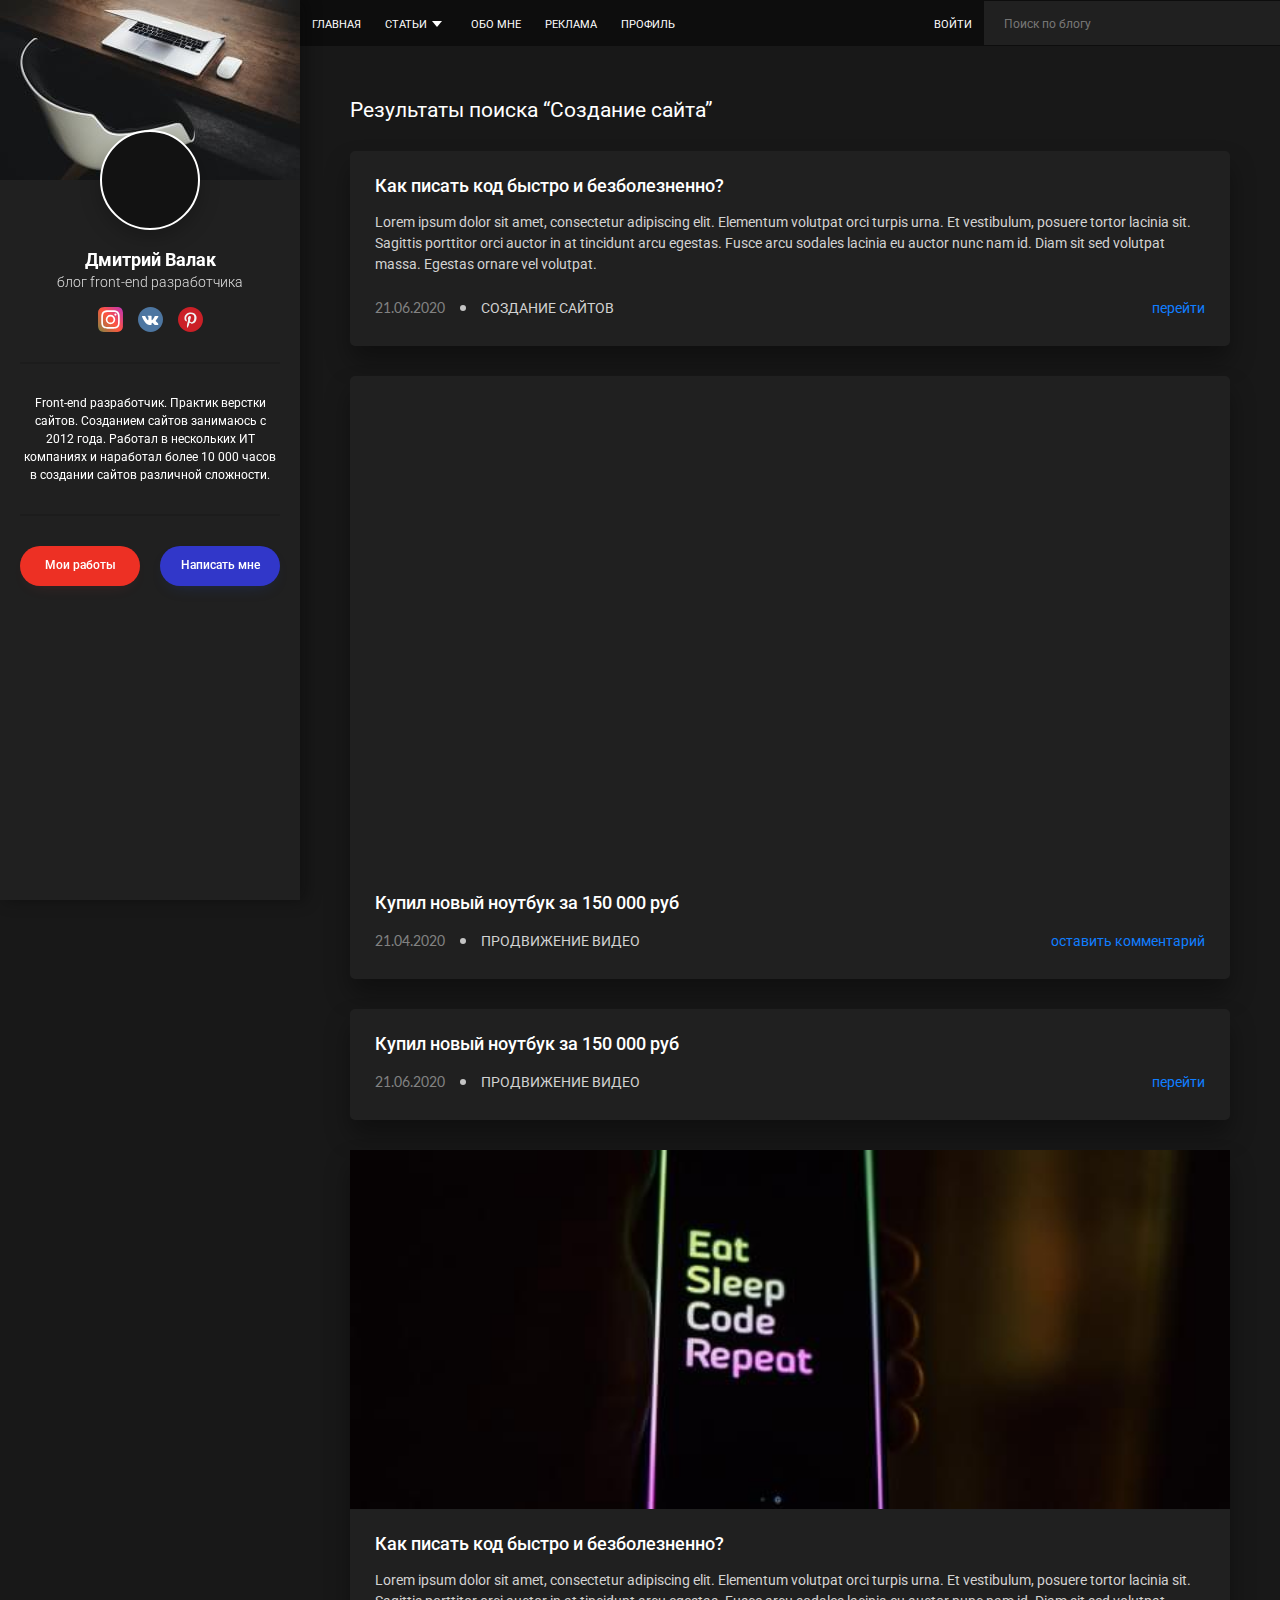
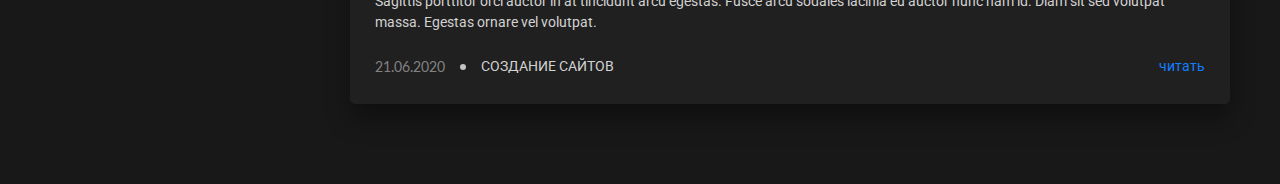
<file: search.html>
<!DOCTYPE html>
<html lang="en">

<head>
   <meta charset="UTF-8">
   <meta http-equiv="X-UA-Compatible" content="IE=edge">
   <meta name="viewport" content="width=device-width, initial-scale=1.0">
   <link href="https://fonts.googleapis.com/css?family=Roboto:300,regular,500" rel="stylesheet" />
   <link href="https://fonts.googleapis.com/css?family=Lato:regular" rel="stylesheet" />
   <link rel="stylesheet" href="css/style.min.css">
   <title>Search</title>
</head>

<body>
   <div class="wrapper">
      <!-- Header -->
      <header class="header">
   <div class="header__row">
      <nav class="header__menu  menu">
         <div class="menu__icon  icon-menu">
            <span></span>
            <span></span>
            <span></span>
         </div>
         <div class="menu__body">
            <ul class="menu__list">
               <li class="menu__item">
                  <!-- подключаем страницы и меняем стили у активной ссылки(страницы) -->
                  <a href="index.html" class="menu__link ">Главная</a>
               </li>
               <!-- подключаем страницы и меняем стили у активной ссылки(страницы) -->
               <li class="menu__item"><a href="post-single.html" class="menu__link has-subnav">Статьи</a>
                  <ul class="sub-menu">
                     <li class="sub-menu__item"><a href="" class="sub-menu__link">Продвижение видео</a></li>
                     <li class="sub-menu__item"><a href="" class="sub-menu__link">Интернет-маркетинг</a></li>
                     <li class="sub-menu__item"><a href="" class="sub-menu__link">Создание сайтов</a></li>
                  </ul>
               </li>
               <li class="menu__item"><a href="about.html" class="menu__link">Обо мне</a></li>
               <li class="menu__item"><a href="ads.html" class="menu__link">Реклама</a></li>
               <li class="menu__item"><a href="profile.html" class="menu__link">Профиль</a></li>
               <li class="menu__item"><a href="sign-in.html" class="menu__link">Войти</a></li>
            </ul>
         </div>
      </nav>
      <form action="search.html" class="header__form" method="get">
         <input type="text" class="header__input" tabindex="1" placeholder="Поиск по блогу">
      </form>

   </div>

</header>

      <div class="content">

         <!-- Aside(Sidebar) -->
         <aside class="sidebar">
   <div class="sidebar__header  header-sidebar">
      <figure class="header-sidebar__image">
         <img src="./img/Aside-img.jpg" alt="table with laptop">
      </figure>
   </div>
   <div class="sidebar__content">

      <div class="sidebar__person  person-sidebar">
         <div class="person-sidebar__header">
            <figure class="person-sidebar__image">
               <!-- <img src="./img/sidebar-person.png" alt="man"> -->
            </figure>
            <div class="person-sidebar__info">

               <h3 class="person-sidebar__name">Дмитрий Валак</h3>
               <p class="person-sidebar__prof">блог front-end разработчика</p>
            </div>
         </div>


         <figure class="person-sidebar__social  sidebar-social">
            </a>
            <a href="https://www.instagram.com/" class="sidebar-social__link " target="_blank">
               <img src="./img/icons/sidebar-icon-instagram.svg" alt="instagram">
            </a>
            <a href="https://vk.com/" class="sidebar-social__link " target="_blank">
               <img src="./img/icons/sidebar-icon-vk.svg" alt="vk">
            </a>
            <a href="https://ru.pinterest.com/" class="sidebar-social__link " target="_blank">
               <img src="./img/icons/sidebar-icon-pinterest.svg" alt="pinterest">
            </a>
         </figure>
         <hr class="person-sidebar__line">

         <nav class="aside-menu  ">

            <div class="aside-menu__body">
               <ul class="aside-menu__list">
                  <li class="aside-menu__item">
                     <!-- подключаем страницы и меняем стили у активной ссылки(страницы) -->
                     <a href="index.html" class="aside-menu__link ">Главная</a>
                  </li>
                  <!-- подключаем страницы и меняем стили у активной ссылки(страницы) -->
                  <li class="aside-menu__item"><a href="post-single.html" class="aside-menu__link has-subnav">Статьи</a>
                     <ul class="aside-sub-menu">
                        <li class="aside-sub-menu__item"><a href="" class="aside-sub-menu__link">Продвижение видео</a>
                        </li>
                        <li class="aside-sub-menu__item"><a href="" class="aside-sub-menu__link">Интернет-маркетинг</a>
                        </li>
                        <li class="aside-sub-menu__item"><a href="" class="aside-sub-menu__link">Создание сайтов</a>
                        </li>
                     </ul>
                  </li>
                  <li class="aside-menu__item"><a href="about.html" class="aside-menu__link">Обо мне</a></li>
                  <li class="aside-menu__item"><a href="ads.html" class="aside-menu__link">Реклама</a></li>
                  <li class="aside-menu__item"><a href="profile.html" class="aside-menu__link">Профиль</a></li>
                  <li class="aside-menu__item"><a href="sign-in.html" class="aside-menu__link">Войти</a></li>
               </ul>
            </div>
         </nav>

         <p class="person-sidebar__text">Front-end разработчик. Практик верстки сайтов.
            Созданием сайтов занимаюсь с 2012 года. Работал в нескольких ИТ компаниях и наработал более 10 000 часов
            в создании
            сайтов различной сложности.</p>
         <hr class="person-sidebar__line">
         <div class="person-sidebar__buttons">
            <a href="works.html" class="person-sidebar__btn sidebar__btn--red">Мои работы</a>
            <button class="person-sidebar__btn sidebar__btn--blue  modal-more-btn" data-modal="contact-modal"
               type="button">Написать мне</button>
         </div>
      </div>

   </div>



</aside>

         <!-- Main -->
         <main class="page">
            <!-- Search -->
            <article class="post post-search">
               <div class="container">

                  <h2 class="post-search__title page__title">Результаты поиска “Создание сайта”</h2>
                  <figure class="post__card    post-card--search">
                     <figcaption class="post__body">
                        <h2 class="post__title  post-title">Как писать код быстро и безболезненно?</h2>
                        <p class="post__text  post-text">Lorem ipsum dolor sit amet, consectetur adipiscing elit.
                           Elementum volutpat orci turpis urna. Et vestibulum, posuere
                           tortor lacinia sit. Sagittis porttitor orci auctor in at tincidunt arcu egestas. Fusce arcu
                           sodales lacinia eu auctor
                           nunc nam id. Diam sit sed volutpat massa. Egestas ornare vel volutpat.</p>
                        <div class="post__info">
                           <div class="post__desc">
                              <time class="post__date  post-date" datetime="21-06-2020 13:07">21.06.2020</time>
                              <span class="post__point  post-point"></span>
                              <p class="post__about  post-about">создание сайтов</p>
                           </div>
                           <a href="#" class="post__link  post-link">перейти</a>
                        </div>
                     </figcaption>
                  </figure>

                  <figure class="post__card    post__card--two  post-card--search">
                     <figure class="post__video">
                        <div class="embed">
                           <iframe width="560" height="315" src="https://www.youtube.com/embed/tf49aRtd6XY"
                              title="YouTube video player" frameborder="0"
                              allow="accelerometer; autoplay; clipboard-write; encrypted-media; gyroscope; picture-in-picture"
                              allowfullscreen></iframe>
                        </div>
                     </figure>
                     <!--  <img src="./img/icons/video-play.svg" alt=""> -->
                     <figcaption class="post__body">
                        <h2 class="post__title  post-title">Купил новый ноутбук за 150 000 руб</h2>
                        <div class="post__info">
                           <div class="post__desc">
                              <time class="post__date  post-date" datetime="21-04-2020 15:22">21.04.2020</time>
                              <span class="post__point  post-point"></span>
                              <p class="post__about  post-about">продвижение видео</p>
                           </div>
                           <a href="#" class="post__link  post-link">оставить комментарий</a>
                        </div>
                     </figcaption>
                  </figure>
                  <figure class="post__card    post-card--search">
                     <figcaption class="post__body">
                        <h2 class="post__title  post-title">Купил новый ноутбук за 150 000 руб</h2>

                        <div class="post__info">
                           <div class="post__desc">
                              <time class="post__date  post-date" datetime="21-06-2020 13:07">21.06.2020</time>
                              <span class="post__point  post-point"></span>
                              <p class="post__about  post-about">продвижение видео</p>
                           </div>
                           <a href="#" class="post__link  post-link">перейти</a>
                        </div>
                     </figcaption>
                  </figure>

                  <figure class="post__card    post-card--search">
                     <figure class="post__image">
                        <img src="./img/post-one.jpg" alt="phone">
                     </figure>
                     <figcaption class="post__body">
                        <h2 class="post__title  post-title">Как писать код быстро и безболезненно?</h2>
                        <p class="post__text  post-text">Lorem ipsum dolor sit amet, consectetur adipiscing elit.
                           Elementum volutpat orci turpis urna. Et vestibulum, posuere
                           tortor lacinia sit. Sagittis porttitor orci auctor in at tincidunt arcu egestas. Fusce arcu
                           sodales lacinia eu auctor
                           nunc nam id. Diam sit sed volutpat massa. Egestas ornare vel volutpat.</p>
                        <div class="post__info">
                           <div class="post__desc">
                              <time class="post__date  post-date" datetime="21-06-2020 13:07">21.06.2020</time>
                              <span class="post__point  post-point"></span>
                              <p class="post__about  post-about">создание сайтов</p>
                           </div>
                           <a href="#" class="post__link  post-link">читать</a>
                        </div>
                     </figcaption>
                  </figure>
               </div>
            </article>

         </main>
      </div>
   </div>

   <script src="https://ajax.googleapis.com/ajax/libs/jquery/3.6.0/jquery.min.js"></script>
   <script src="js/script.min.js"></script>
</body>

</html>
</file>
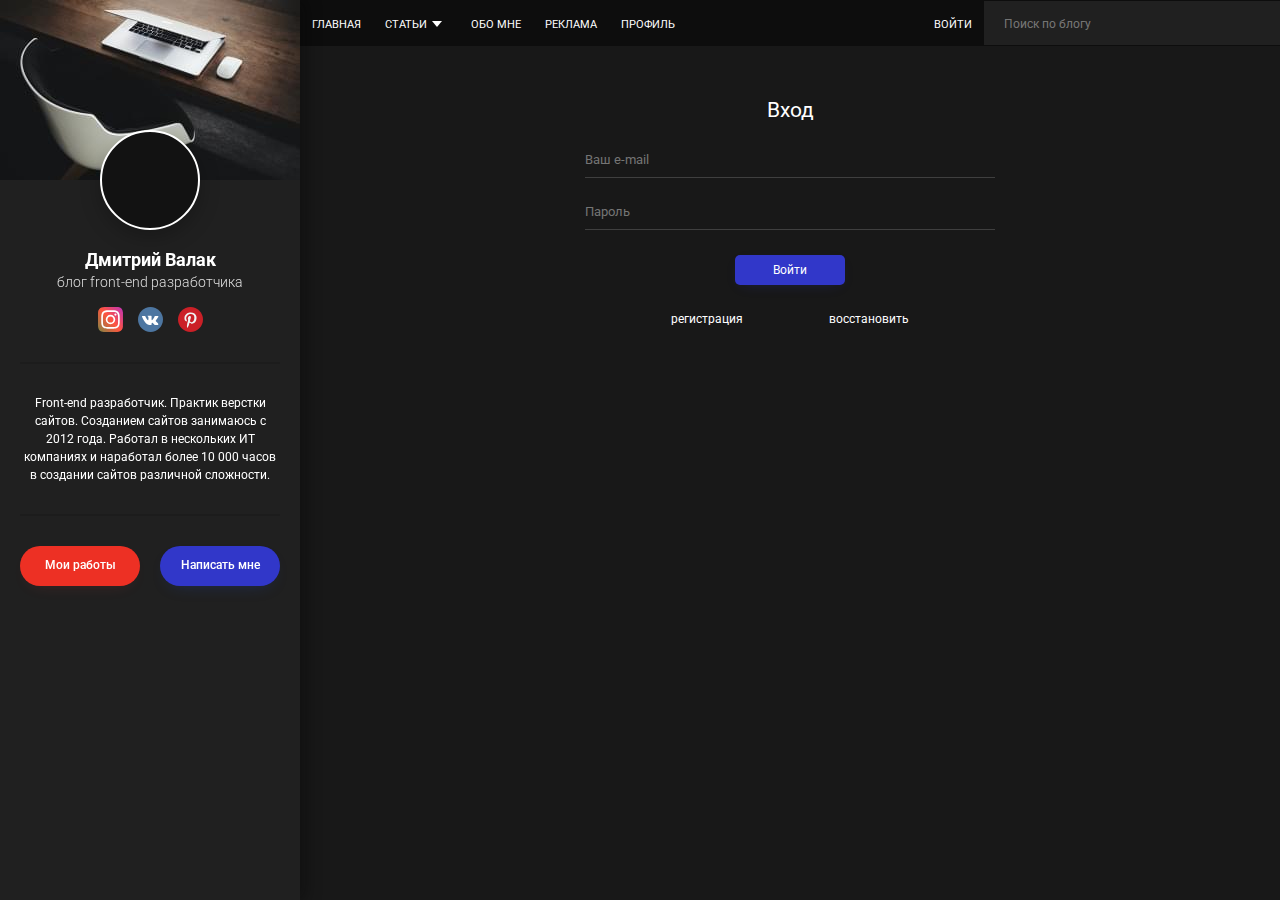
<file: sign-in.html>
<!DOCTYPE html>
<html lang="en">

<head>
   <meta charset="UTF-8">
   <meta http-equiv="X-UA-Compatible" content="IE=edge">
   <meta name="viewport" content="width=device-width, initial-scale=1.0">
   <link href="https://fonts.googleapis.com/css?family=Roboto:300,regular,500" rel="stylesheet" />
   <link href="https://fonts.googleapis.com/css?family=Lato:regular" rel="stylesheet" />
   <link rel="stylesheet" href="css/style.min.css">
   <title>Sign-in</title>
</head>

<body>
   <div class="wrapper">
      <!-- Header -->
      <header class="header">
   <div class="header__row">
      <nav class="header__menu  menu">
         <div class="menu__icon  icon-menu">
            <span></span>
            <span></span>
            <span></span>
         </div>
         <div class="menu__body">
            <ul class="menu__list">
               <li class="menu__item">
                  <!-- подключаем страницы и меняем стили у активной ссылки(страницы) -->
                  <a href="index.html" class="menu__link ">Главная</a>
               </li>
               <!-- подключаем страницы и меняем стили у активной ссылки(страницы) -->
               <li class="menu__item"><a href="post-single.html" class="menu__link has-subnav">Статьи</a>
                  <ul class="sub-menu">
                     <li class="sub-menu__item"><a href="" class="sub-menu__link">Продвижение видео</a></li>
                     <li class="sub-menu__item"><a href="" class="sub-menu__link">Интернет-маркетинг</a></li>
                     <li class="sub-menu__item"><a href="" class="sub-menu__link">Создание сайтов</a></li>
                  </ul>
               </li>
               <li class="menu__item"><a href="about.html" class="menu__link">Обо мне</a></li>
               <li class="menu__item"><a href="ads.html" class="menu__link">Реклама</a></li>
               <li class="menu__item"><a href="profile.html" class="menu__link">Профиль</a></li>
               <li class="menu__item"><a href="sign-in.html" class="menu__link">Войти</a></li>
            </ul>
         </div>
      </nav>
      <form action="search.html" class="header__form" method="get">
         <input type="text" class="header__input" tabindex="1" placeholder="Поиск по блогу">
      </form>

   </div>

</header>

      <div class="content">
         <!-- Aside(Sidebar) -->
         <aside class="sidebar">
   <div class="sidebar__header  header-sidebar">
      <figure class="header-sidebar__image">
         <img src="./img/Aside-img.jpg" alt="table with laptop">
      </figure>
   </div>
   <div class="sidebar__content">

      <div class="sidebar__person  person-sidebar">
         <div class="person-sidebar__header">
            <figure class="person-sidebar__image">
               <!-- <img src="./img/sidebar-person.png" alt="man"> -->
            </figure>
            <div class="person-sidebar__info">

               <h3 class="person-sidebar__name">Дмитрий Валак</h3>
               <p class="person-sidebar__prof">блог front-end разработчика</p>
            </div>
         </div>


         <figure class="person-sidebar__social  sidebar-social">
            </a>
            <a href="https://www.instagram.com/" class="sidebar-social__link " target="_blank">
               <img src="./img/icons/sidebar-icon-instagram.svg" alt="instagram">
            </a>
            <a href="https://vk.com/" class="sidebar-social__link " target="_blank">
               <img src="./img/icons/sidebar-icon-vk.svg" alt="vk">
            </a>
            <a href="https://ru.pinterest.com/" class="sidebar-social__link " target="_blank">
               <img src="./img/icons/sidebar-icon-pinterest.svg" alt="pinterest">
            </a>
         </figure>
         <hr class="person-sidebar__line">

         <nav class="aside-menu  ">

            <div class="aside-menu__body">
               <ul class="aside-menu__list">
                  <li class="aside-menu__item">
                     <!-- подключаем страницы и меняем стили у активной ссылки(страницы) -->
                     <a href="index.html" class="aside-menu__link ">Главная</a>
                  </li>
                  <!-- подключаем страницы и меняем стили у активной ссылки(страницы) -->
                  <li class="aside-menu__item"><a href="post-single.html" class="aside-menu__link has-subnav">Статьи</a>
                     <ul class="aside-sub-menu">
                        <li class="aside-sub-menu__item"><a href="" class="aside-sub-menu__link">Продвижение видео</a>
                        </li>
                        <li class="aside-sub-menu__item"><a href="" class="aside-sub-menu__link">Интернет-маркетинг</a>
                        </li>
                        <li class="aside-sub-menu__item"><a href="" class="aside-sub-menu__link">Создание сайтов</a>
                        </li>
                     </ul>
                  </li>
                  <li class="aside-menu__item"><a href="about.html" class="aside-menu__link">Обо мне</a></li>
                  <li class="aside-menu__item"><a href="ads.html" class="aside-menu__link">Реклама</a></li>
                  <li class="aside-menu__item"><a href="profile.html" class="aside-menu__link">Профиль</a></li>
                  <li class="aside-menu__item"><a href="sign-in.html" class="aside-menu__link">Войти</a></li>
               </ul>
            </div>
         </nav>

         <p class="person-sidebar__text">Front-end разработчик. Практик верстки сайтов.
            Созданием сайтов занимаюсь с 2012 года. Работал в нескольких ИТ компаниях и наработал более 10 000 часов
            в создании
            сайтов различной сложности.</p>
         <hr class="person-sidebar__line">
         <div class="person-sidebar__buttons">
            <a href="works.html" class="person-sidebar__btn sidebar__btn--red">Мои работы</a>
            <button class="person-sidebar__btn sidebar__btn--blue  modal-more-btn" data-modal="contact-modal"
               type="button">Написать мне</button>
         </div>
      </div>

   </div>



</aside>

         <!-- Main -->

         <main class="page">
            <section class="sign-in">
               <div class="container">
                  <h2 class="sign-in__title page__title">Вход</h2>
                  <form action="/" method="post" class="form-auth form-sign">

                     <input type="email" class="form-auth__field form-field" placeholder="Ваш e-mail" tabindex="2">
                     <input type="password" class="form-auth__field form-field" placeholder="Пароль" tabindex="3">

                     <div class="form-auth__footer form__footer">

                        <button type="submit" class="form-auth__btn form-btn" tabindex="5">Войти</button>
                     </div>
                     <ul class="form__footer-list">
                        <li>
                           <a href="sign-up.html" class="form__footer-link">регистрация</a>
                        </li>
                        <li>
                           <a href="reset.html" class="form__footer-link">восстановить</a>
                        </li>
                     </ul>
                  </form>
               </div>
            </section>
         </main>
      </div>
   </div>
   <script src="https://ajax.googleapis.com/ajax/libs/jquery/3.6.0/jquery.min.js"></script>
   <script src="js/script.min.js"></script>
</body>

</html>
</file>
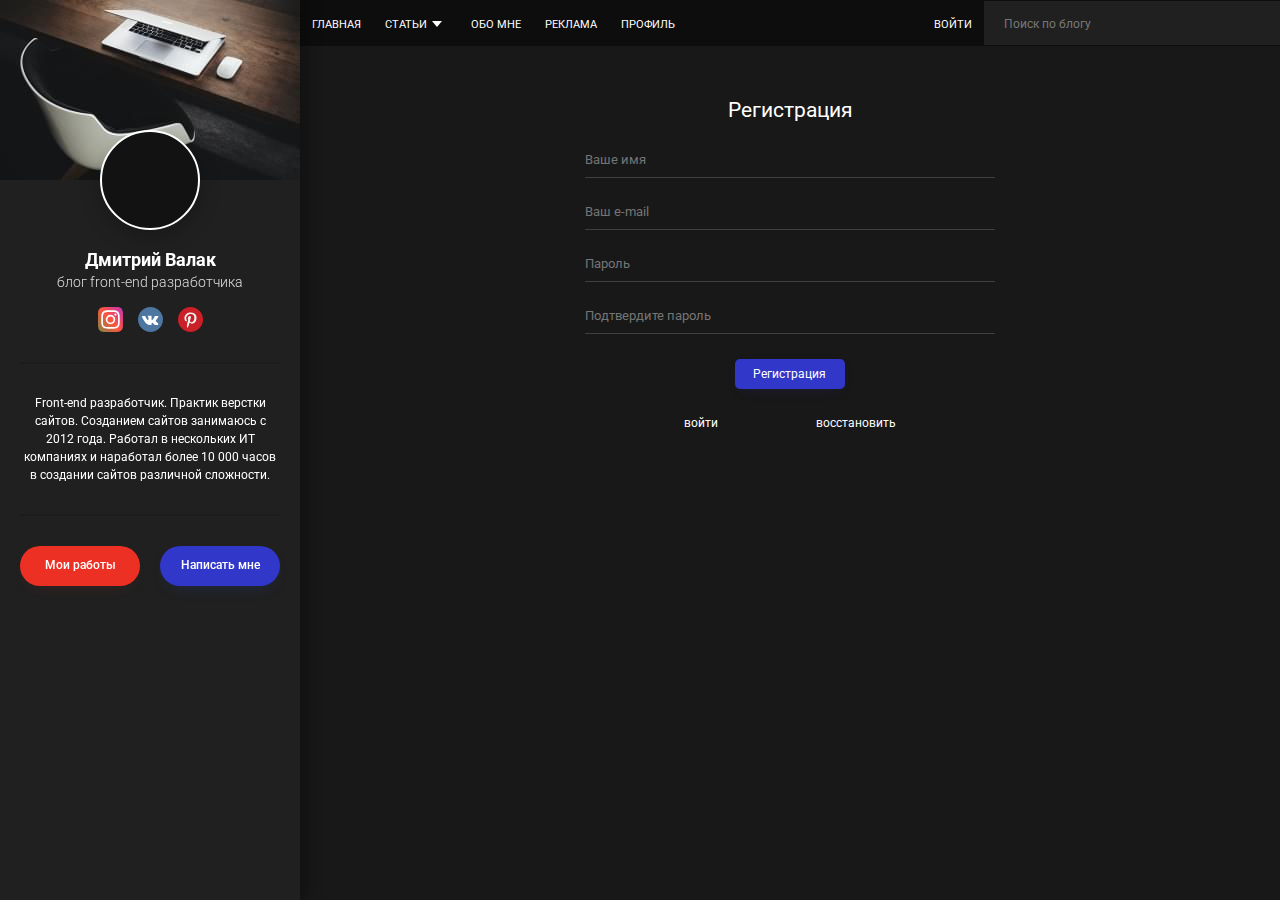
<file: sign-up.html>
<!DOCTYPE html>
<html lang="en">

<head>
   <meta charset="UTF-8">
   <meta http-equiv="X-UA-Compatible" content="IE=edge">
   <meta name="viewport" content="width=device-width, initial-scale=1.0">
   <link href="https://fonts.googleapis.com/css?family=Roboto:300,regular,500" rel="stylesheet" />
   <link href="https://fonts.googleapis.com/css?family=Lato:regular" rel="stylesheet" />
   <link rel="stylesheet" href="css/style.min.css">
   <title>Sign-up</title>
</head>

<body>
   <div class="wrapper">
      <!-- Header -->
      <header class="header">
   <div class="header__row">
      <nav class="header__menu  menu">
         <div class="menu__icon  icon-menu">
            <span></span>
            <span></span>
            <span></span>
         </div>
         <div class="menu__body">
            <ul class="menu__list">
               <li class="menu__item">
                  <!-- подключаем страницы и меняем стили у активной ссылки(страницы) -->
                  <a href="index.html" class="menu__link ">Главная</a>
               </li>
               <!-- подключаем страницы и меняем стили у активной ссылки(страницы) -->
               <li class="menu__item"><a href="post-single.html" class="menu__link has-subnav">Статьи</a>
                  <ul class="sub-menu">
                     <li class="sub-menu__item"><a href="" class="sub-menu__link">Продвижение видео</a></li>
                     <li class="sub-menu__item"><a href="" class="sub-menu__link">Интернет-маркетинг</a></li>
                     <li class="sub-menu__item"><a href="" class="sub-menu__link">Создание сайтов</a></li>
                  </ul>
               </li>
               <li class="menu__item"><a href="about.html" class="menu__link">Обо мне</a></li>
               <li class="menu__item"><a href="ads.html" class="menu__link">Реклама</a></li>
               <li class="menu__item"><a href="profile.html" class="menu__link">Профиль</a></li>
               <li class="menu__item"><a href="sign-in.html" class="menu__link">Войти</a></li>
            </ul>
         </div>
      </nav>
      <form action="search.html" class="header__form" method="get">
         <input type="text" class="header__input" tabindex="1" placeholder="Поиск по блогу">
      </form>

   </div>

</header>

      <div class="content">
         <!-- Aside(Sidebar) -->
         <aside class="sidebar">
   <div class="sidebar__header  header-sidebar">
      <figure class="header-sidebar__image">
         <img src="./img/Aside-img.jpg" alt="table with laptop">
      </figure>
   </div>
   <div class="sidebar__content">

      <div class="sidebar__person  person-sidebar">
         <div class="person-sidebar__header">
            <figure class="person-sidebar__image">
               <!-- <img src="./img/sidebar-person.png" alt="man"> -->
            </figure>
            <div class="person-sidebar__info">

               <h3 class="person-sidebar__name">Дмитрий Валак</h3>
               <p class="person-sidebar__prof">блог front-end разработчика</p>
            </div>
         </div>


         <figure class="person-sidebar__social  sidebar-social">
            </a>
            <a href="https://www.instagram.com/" class="sidebar-social__link " target="_blank">
               <img src="./img/icons/sidebar-icon-instagram.svg" alt="instagram">
            </a>
            <a href="https://vk.com/" class="sidebar-social__link " target="_blank">
               <img src="./img/icons/sidebar-icon-vk.svg" alt="vk">
            </a>
            <a href="https://ru.pinterest.com/" class="sidebar-social__link " target="_blank">
               <img src="./img/icons/sidebar-icon-pinterest.svg" alt="pinterest">
            </a>
         </figure>
         <hr class="person-sidebar__line">

         <nav class="aside-menu  ">

            <div class="aside-menu__body">
               <ul class="aside-menu__list">
                  <li class="aside-menu__item">
                     <!-- подключаем страницы и меняем стили у активной ссылки(страницы) -->
                     <a href="index.html" class="aside-menu__link ">Главная</a>
                  </li>
                  <!-- подключаем страницы и меняем стили у активной ссылки(страницы) -->
                  <li class="aside-menu__item"><a href="post-single.html" class="aside-menu__link has-subnav">Статьи</a>
                     <ul class="aside-sub-menu">
                        <li class="aside-sub-menu__item"><a href="" class="aside-sub-menu__link">Продвижение видео</a>
                        </li>
                        <li class="aside-sub-menu__item"><a href="" class="aside-sub-menu__link">Интернет-маркетинг</a>
                        </li>
                        <li class="aside-sub-menu__item"><a href="" class="aside-sub-menu__link">Создание сайтов</a>
                        </li>
                     </ul>
                  </li>
                  <li class="aside-menu__item"><a href="about.html" class="aside-menu__link">Обо мне</a></li>
                  <li class="aside-menu__item"><a href="ads.html" class="aside-menu__link">Реклама</a></li>
                  <li class="aside-menu__item"><a href="profile.html" class="aside-menu__link">Профиль</a></li>
                  <li class="aside-menu__item"><a href="sign-in.html" class="aside-menu__link">Войти</a></li>
               </ul>
            </div>
         </nav>

         <p class="person-sidebar__text">Front-end разработчик. Практик верстки сайтов.
            Созданием сайтов занимаюсь с 2012 года. Работал в нескольких ИТ компаниях и наработал более 10 000 часов
            в создании
            сайтов различной сложности.</p>
         <hr class="person-sidebar__line">
         <div class="person-sidebar__buttons">
            <a href="works.html" class="person-sidebar__btn sidebar__btn--red">Мои работы</a>
            <button class="person-sidebar__btn sidebar__btn--blue  modal-more-btn" data-modal="contact-modal"
               type="button">Написать мне</button>
         </div>
      </div>

   </div>



</aside>

         <!-- Main -->

         <main class="page">
            <section class="sign-up">
               <div class="container">
                  <h2 class="sign-up__title page__title">Регистрация</h2>
                  <form action="/" method="post" class="form-auth form-sign">
                     <input type="email" class="form-auth__field form-field" placeholder="Ваше имя" tabindex="1">
                     <input type="email" class="form-auth__field form-field" placeholder="Ваш e-mail" tabindex="2">
                     <input type="password" class="form-auth__field form-field" placeholder="Пароль" tabindex="3">
                     <input type="password" class="form-auth__field form-field" placeholder="Подтвердите пароль"
                        tabindex="4">
                     <div class="form-auth__footer form__footer">

                        <button type="submit" class="form-auth__btn form-btn" tabindex="5">Регистрация</button>
                     </div>
                     <ul class="form__footer-list">
                        <li>
                           <a href="sign-in.html" class="form__footer-link">войти</a>
                        </li>
                        <li>
                           <a href="reset.html" class="form__footer-link">восстановить</a>
                        </li>
                     </ul>
                  </form>
               </div>
            </section>
         </main>
      </div>
   </div>
   <script src="https://ajax.googleapis.com/ajax/libs/jquery/3.6.0/jquery.min.js"></script>
   <script src="js/script.min.js"></script>
</body>

</html>
</file>
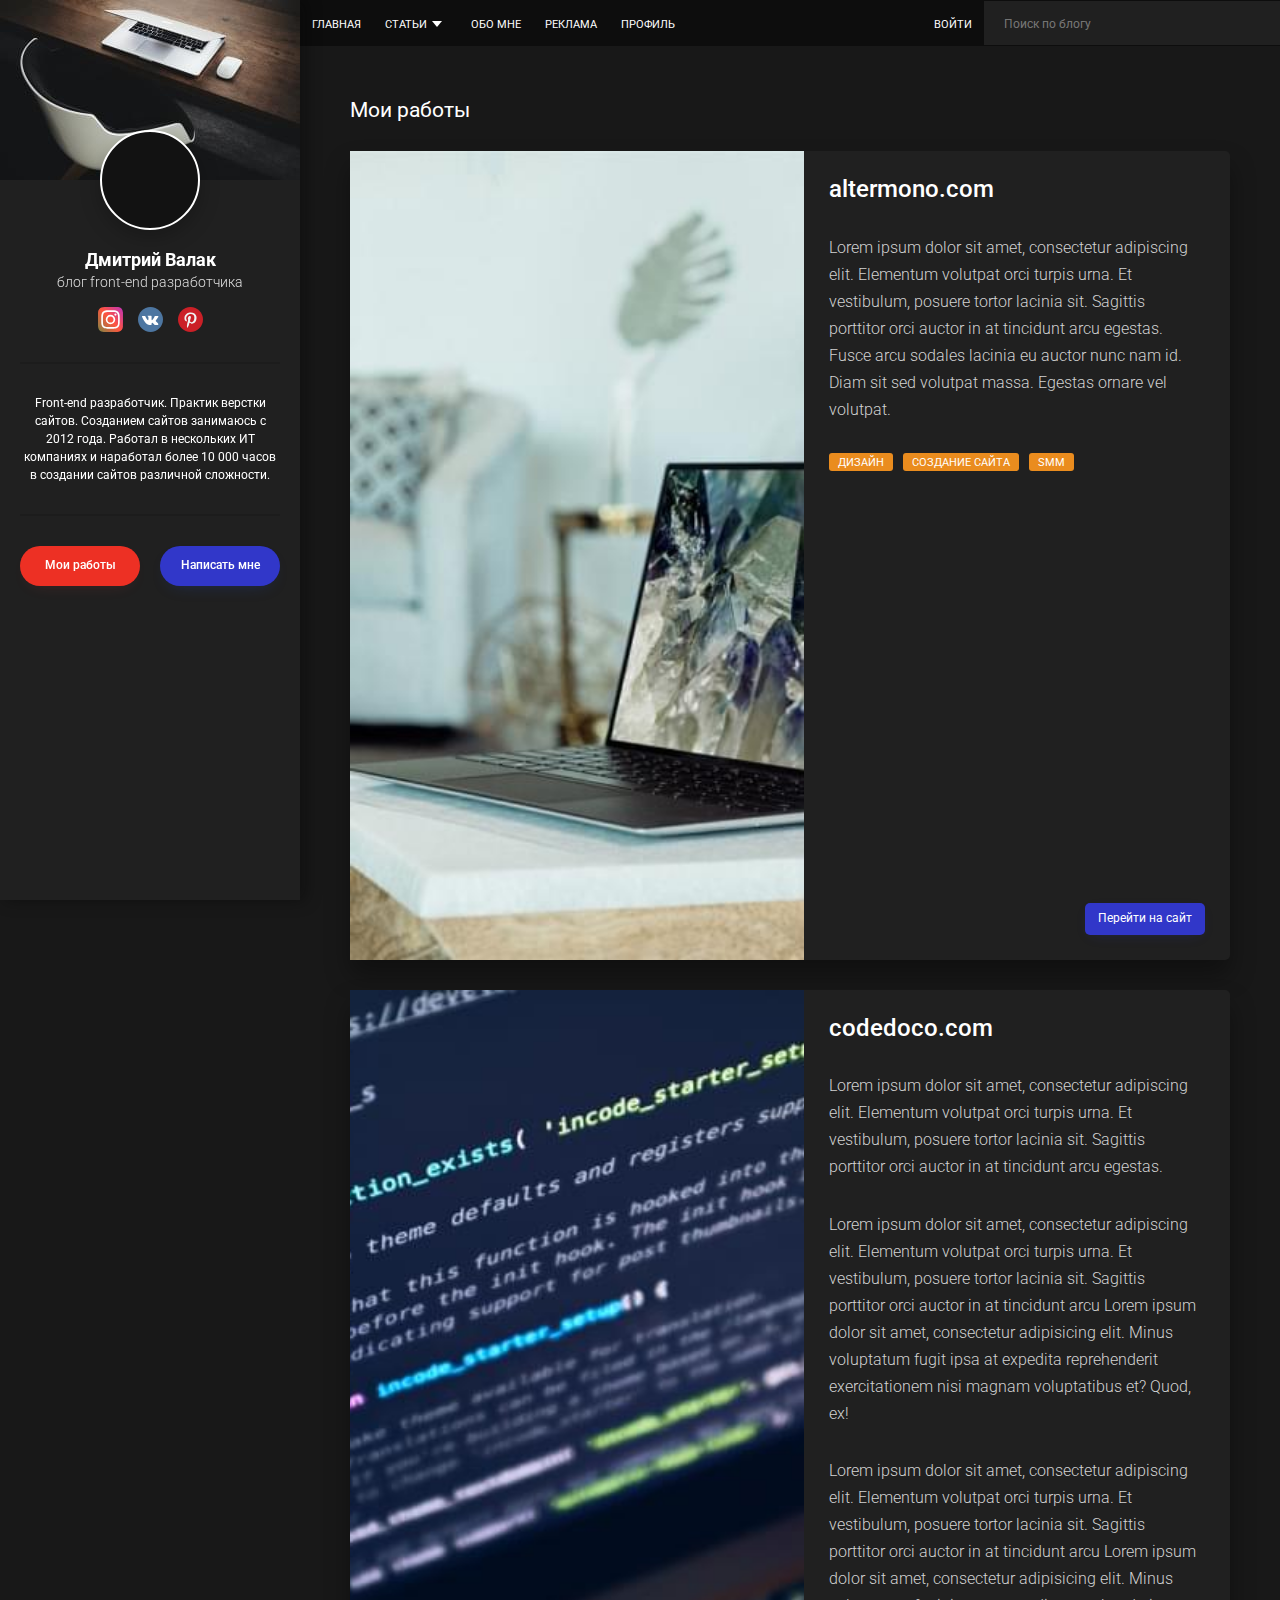
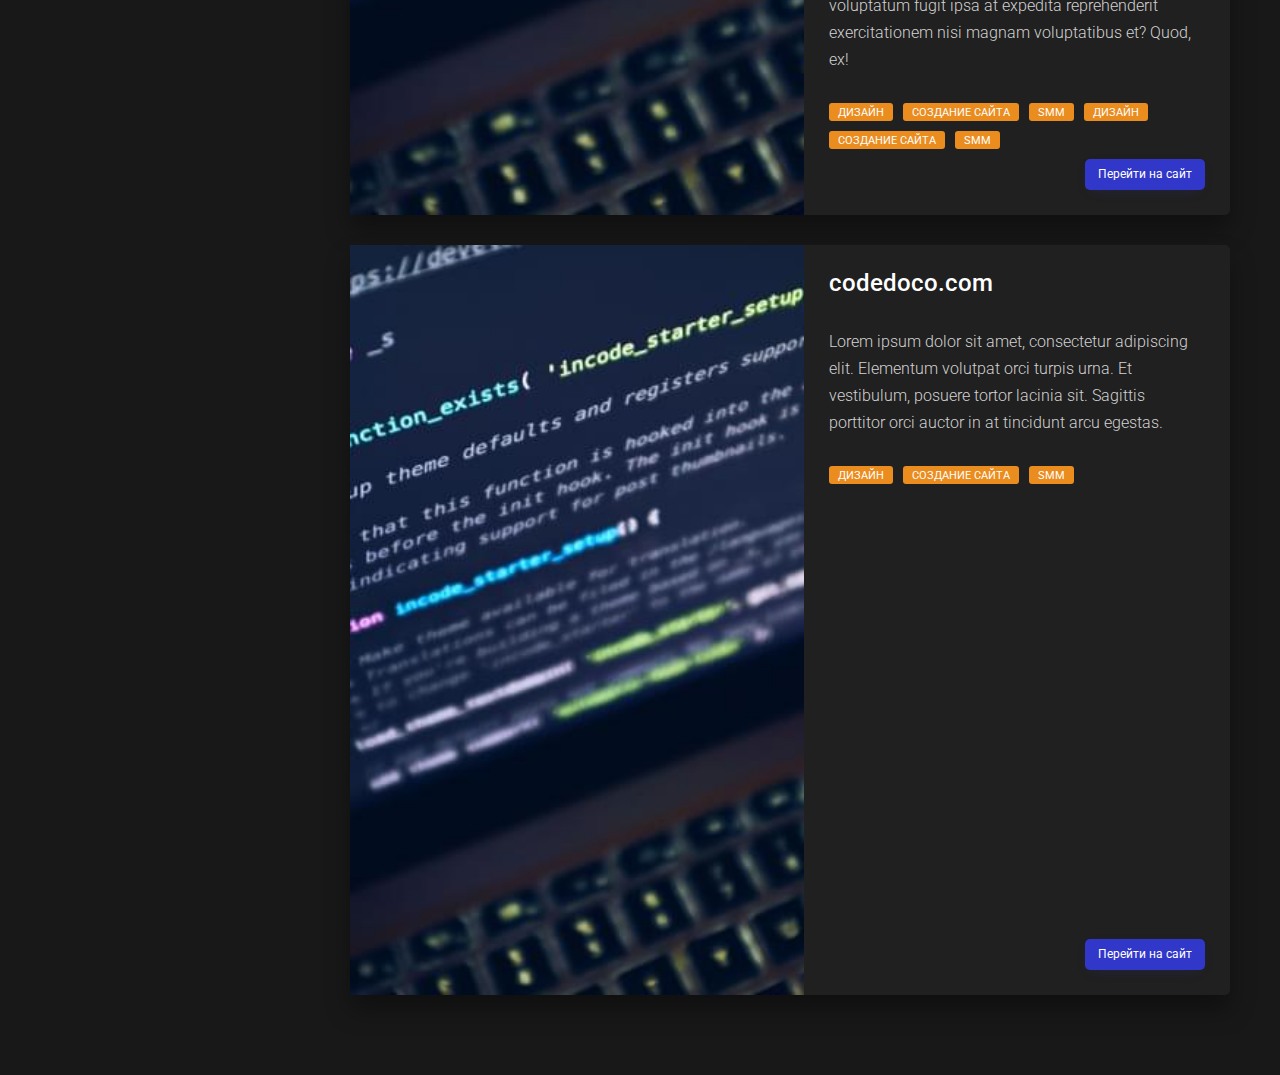
<file: works.html>
<!DOCTYPE html>
<html lang="ru">

<head>
   <meta charset="UTF-8">
   <meta http-equiv="X-UA-Compatible" content="IE=edge">
   <meta name="viewport" content="width=device-width, initial-scale=1.0">
   <link href="https://fonts.googleapis.com/css?family=Roboto:300,regular,500" rel="stylesheet" />
   <link href="https://fonts.googleapis.com/css?family=Lato:regular" rel="stylesheet" />
   <link rel="stylesheet" href="css/style.min.css">
   <title>Works</title>
</head>

<body>
   <div class="wrapper">
      <!-- Header -->
      <header class="header">
   <div class="header__row">
      <nav class="header__menu  menu">
         <div class="menu__icon  icon-menu">
            <span></span>
            <span></span>
            <span></span>
         </div>
         <div class="menu__body">
            <ul class="menu__list">
               <li class="menu__item">
                  <!-- подключаем страницы и меняем стили у активной ссылки(страницы) -->
                  <a href="index.html" class="menu__link ">Главная</a>
               </li>
               <!-- подключаем страницы и меняем стили у активной ссылки(страницы) -->
               <li class="menu__item"><a href="post-single.html" class="menu__link has-subnav">Статьи</a>
                  <ul class="sub-menu">
                     <li class="sub-menu__item"><a href="" class="sub-menu__link">Продвижение видео</a></li>
                     <li class="sub-menu__item"><a href="" class="sub-menu__link">Интернет-маркетинг</a></li>
                     <li class="sub-menu__item"><a href="" class="sub-menu__link">Создание сайтов</a></li>
                  </ul>
               </li>
               <li class="menu__item"><a href="about.html" class="menu__link">Обо мне</a></li>
               <li class="menu__item"><a href="ads.html" class="menu__link">Реклама</a></li>
               <li class="menu__item"><a href="profile.html" class="menu__link">Профиль</a></li>
               <li class="menu__item"><a href="sign-in.html" class="menu__link">Войти</a></li>
            </ul>
         </div>
      </nav>
      <form action="search.html" class="header__form" method="get">
         <input type="text" class="header__input" tabindex="1" placeholder="Поиск по блогу">
      </form>

   </div>

</header>

      <div class="content">

         <!-- Aside(Sidebar) -->
         <aside class="sidebar">
   <div class="sidebar__header  header-sidebar">
      <figure class="header-sidebar__image">
         <img src="./img/Aside-img.jpg" alt="table with laptop">
      </figure>
   </div>
   <div class="sidebar__content">

      <div class="sidebar__person  person-sidebar">
         <div class="person-sidebar__header">
            <figure class="person-sidebar__image">
               <!-- <img src="./img/sidebar-person.png" alt="man"> -->
            </figure>
            <div class="person-sidebar__info">

               <h3 class="person-sidebar__name">Дмитрий Валак</h3>
               <p class="person-sidebar__prof">блог front-end разработчика</p>
            </div>
         </div>


         <figure class="person-sidebar__social  sidebar-social">
            </a>
            <a href="https://www.instagram.com/" class="sidebar-social__link " target="_blank">
               <img src="./img/icons/sidebar-icon-instagram.svg" alt="instagram">
            </a>
            <a href="https://vk.com/" class="sidebar-social__link " target="_blank">
               <img src="./img/icons/sidebar-icon-vk.svg" alt="vk">
            </a>
            <a href="https://ru.pinterest.com/" class="sidebar-social__link " target="_blank">
               <img src="./img/icons/sidebar-icon-pinterest.svg" alt="pinterest">
            </a>
         </figure>
         <hr class="person-sidebar__line">

         <nav class="aside-menu  ">

            <div class="aside-menu__body">
               <ul class="aside-menu__list">
                  <li class="aside-menu__item">
                     <!-- подключаем страницы и меняем стили у активной ссылки(страницы) -->
                     <a href="index.html" class="aside-menu__link ">Главная</a>
                  </li>
                  <!-- подключаем страницы и меняем стили у активной ссылки(страницы) -->
                  <li class="aside-menu__item"><a href="post-single.html" class="aside-menu__link has-subnav">Статьи</a>
                     <ul class="aside-sub-menu">
                        <li class="aside-sub-menu__item"><a href="" class="aside-sub-menu__link">Продвижение видео</a>
                        </li>
                        <li class="aside-sub-menu__item"><a href="" class="aside-sub-menu__link">Интернет-маркетинг</a>
                        </li>
                        <li class="aside-sub-menu__item"><a href="" class="aside-sub-menu__link">Создание сайтов</a>
                        </li>
                     </ul>
                  </li>
                  <li class="aside-menu__item"><a href="about.html" class="aside-menu__link">Обо мне</a></li>
                  <li class="aside-menu__item"><a href="ads.html" class="aside-menu__link">Реклама</a></li>
                  <li class="aside-menu__item"><a href="profile.html" class="aside-menu__link">Профиль</a></li>
                  <li class="aside-menu__item"><a href="sign-in.html" class="aside-menu__link">Войти</a></li>
               </ul>
            </div>
         </nav>

         <p class="person-sidebar__text">Front-end разработчик. Практик верстки сайтов.
            Созданием сайтов занимаюсь с 2012 года. Работал в нескольких ИТ компаниях и наработал более 10 000 часов
            в создании
            сайтов различной сложности.</p>
         <hr class="person-sidebar__line">
         <div class="person-sidebar__buttons">
            <a href="works.html" class="person-sidebar__btn sidebar__btn--red">Мои работы</a>
            <button class="person-sidebar__btn sidebar__btn--blue  modal-more-btn" data-modal="contact-modal"
               type="button">Написать мне</button>
         </div>
      </div>

   </div>



</aside>

         <!-- Main -->
         <main class="page">
            <!-- Works -->
            <section class="works">
               <div class="container">
                  <div class="works__body">
                     <h2 class="works__title">Мои работы</h2>
                     <div class="works__cards">
                        <figure class="work__card  card-work">
                           <figure class="card-work__image">
                              <img src="./img/work-img-1.jpg" alt="laptop">
                           </figure>
                           <figcaption class="card-work__description">
                              <a href="#" class="card-work__title">altermono.com</a>
                              <p class="card-work__text">Lorem ipsum dolor sit amet, consectetur adipiscing elit.
                                 Elementum volutpat orci turpis urna. Et vestibulum, posuere
                                 tortor lacinia sit. Sagittis porttitor orci auctor in at tincidunt arcu egestas. Fusce
                                 arcu sodales lacinia eu auctor
                                 nunc nam id. Diam sit sed volutpat massa. Egestas ornare vel volutpat.</p>
                              <div class="card-work__tags">
                                 <a href="" class="card-work__tag">дизайн</a>
                                 <a href="" class="card-work__tag">создание сайта</a>
                                 <a href="" class="card-work__tag">SMM</a>
                              </div>
                              <a href="#" class="card-work__link">Перейти на сайт
                              </a>
                           </figcaption>
                        </figure>
                        <figure class="work__card  card-work">
                           <figure class="card-work__image">
                              <img src="./img/work-img-2.jpg" alt="code">
                           </figure>
                           <figcaption class="card-work__description">
                              <a href="#" class="card-work__title">codedoco.com</a>
                              <p class="card-work__text">Lorem ipsum dolor sit amet, consectetur adipiscing elit.
                                 Elementum volutpat orci turpis urna. Et vestibulum, posuere
                                 tortor lacinia sit. Sagittis porttitor orci auctor in at tincidunt arcu egestas.</p>
                              <p class="card-work__text">Lorem ipsum dolor sit amet, consectetur adipiscing elit.
                                 Elementum volutpat orci turpis urna. Et vestibulum, posuere
                                 tortor lacinia sit. Sagittis porttitor orci auctor in at tincidunt arcu Lorem ipsum
                                 dolor sit amet, consectetur adipisicing elit. Minus voluptatum fugit ipsa at expedita
                                 reprehenderit exercitationem nisi magnam voluptatibus et? Quod, ex!</p>
                              <p class="card-work__text">Lorem ipsum dolor sit amet, consectetur adipiscing elit.
                                 Elementum volutpat orci turpis urna. Et vestibulum, posuere
                                 tortor lacinia sit. Sagittis porttitor orci auctor in at tincidunt arcu Lorem ipsum
                                 dolor sit amet, consectetur adipisicing elit. Minus voluptatum fugit ipsa at expedita
                                 reprehenderit exercitationem nisi magnam voluptatibus et? Quod, ex!</p>
                              <div class="card-work__tags">
                                 <a href="" class="card-work__tag">дизайн</a>
                                 <a href="" class="card-work__tag">создание сайта</a>
                                 <a href="" class="card-work__tag">smm</a>
                                 <a href="" class="card-work__tag">дизайн</a>
                                 <a href="" class="card-work__tag">создание сайта</a>
                                 <a href="" class="card-work__tag">smm</a>
                              </div>
                              <a href="#" class="card-work__link">Перейти на сайт
                              </a>

                           </figcaption>
                        </figure>
                        <figure class="work__card  card-work">
                           <figure class="card-work__image">
                              <img src="./img/work-img-2.jpg" alt="code">
                           </figure>
                           <figcaption class="card-work__description">
                              <a href="#" class="card-work__title">codedoco.com</a>
                              <p class="card-work__text">Lorem ipsum dolor sit amet, consectetur adipiscing elit.
                                 Elementum volutpat orci turpis urna. Et vestibulum, posuere
                                 tortor lacinia sit. Sagittis porttitor orci auctor in at tincidunt arcu egestas.</p>
                              <div class="card-work__tags">
                                 <a href="" class="card-work__tag">дизайн</a>
                                 <a href="" class="card-work__tag">создание сайта</a>
                                 <a href="" class="card-work__tag">SMM</a>
                              </div>
                              <a href="#" class="card-work__link">Перейти на сайт
                              </a>
                           </figcaption>
                        </figure>
                     </div>
                  </div>
               </div>
            </section>
         </main>
      </div>
   </div>

   <script src="https://ajax.googleapis.com/ajax/libs/jquery/3.6.0/jquery.min.js"></script>
   <script src="js/script.min.js"></script>
</body>

</html>
</file>
<file: css/style.min.css>
@charset "UTF-8";*{padding:0;margin:0;border:0}*,:after,:before{box-sizing:border-box}:active,:focus{outline:0}a:active,a:focus{outline:0}aside,footer,header,nav{display:block}body,html{height:100%;width:100%;font-size:100%;line-height:1;font-size:16px;-ms-text-size-adjust:100%;-moz-text-size-adjust:100%;-webkit-text-size-adjust:100%}button,input,textarea{font-family:inherit;outline:0;width:inherit}input::-ms-clear{display:none}button{cursor:pointer}button::-moz-focus-inner{padding:0;border:0}a,a:visited{text-decoration:none}a:hover{text-decoration:none}ul li{list-style:none}img{vertical-align:top}html{font-size:62.5%}body{font-family:Roboto,serif;font-weight:400;font-style:normal;color:#d2d2d2;background-color:#181818}img{width:100%;height:auto;-o-object-fit:cover;object-fit:cover}.wrapper{margin:0 auto;width:100%;min-height:100%;overflow:hidden;display:flex;flex-direction:column}.content{display:flex;flex-direction:row;width:100%}.container{padding:0 5rem;margin:0 auto}.post-title{margin:0 0 15px 0;font-family:Roboto;font-style:normal;font-weight:500;font-size:1.8rem;line-height:1.16;color:#fff}.post-text{font-family:Roboto;font-style:normal;font-weight:400;font-size:1.4rem;line-height:1.5;color:#d2d2d2}.post-text:not(:last-child){margin-bottom:21px}.post-date{font-family:Lato;font-style:normal;font-weight:400;font-size:1.4rem;line-height:1.16;color:#828282}.post-about{font-family:Lato;font-style:normal;font-weight:400;font-size:1.2rem;line-height:1.8;text-transform:uppercase;color:#828282}.post-link{margin-left:auto;align-self:end;font-family:Roboto;font-style:normal;font-weight:400;font-size:1.4rem;line-height:1.8;text-align:right;color:#107eff}.post-link:focus,.post-link:hover{color:#ed3024}.post-point{margin:0 15px 0 15px;width:6px;height:6px;border-radius:50%;background-color:#c4c4c4}.embed,.fr-video{position:relative;overflow:hidden}.embed::before,.fr-video::before{content:"";display:block;padding-top:56.25%}.embed embed,.embed iframe,.embed object,.embed video,.fr-video embed,.fr-video iframe,.fr-video object,.fr-video video{width:100%;height:100%;position:absolute;left:0;top:0}.page__title{margin:0 0 30px 0;font-weight:400;font-size:21px;line-height:1;color:#fff}.header{position:fixed;top:0;right:0;width:100%;padding:0 0 0 300px;z-index:30;background-color:#0d0d0d}.header__row{display:flex;flex-direction:row;justify-content:space-around;align-items:center}.header__menu{flex:1 1 69.8%;height:100%}.header__menu .menu__list{display:flex;flex-direction:row}.header__menu .menu__list .menu__item{position:relative;padding:15px 12px 15px 12px;cursor:pointer;transition:all .3s ease 0s}.header__menu .menu__list .menu__item:last-child{margin-left:auto}.header__menu .menu__list .menu__item:hover{background:#3137c9;transition:all .3s ease 0s}.header__menu .menu__list .menu__item:hover>.sub-menu{display:block;transition:all .3s ease 0s}.header__menu .menu__link{font-size:1.1rem;font-weight:400;line-height:1.1;text-transform:uppercase;color:#fff}.header__menu .menu__link._active{color:#ed3024}.header__menu .menu__link.has-subnav{position:relative;padding:0 20px 0 0}.header__menu .menu__link.has-subnav::after{position:absolute;top:47%;right:5px;display:block;content:"";border-style:solid;border-width:6px 5px 0 5px;border-color:#fff transparent transparent transparent;transform:translate(0,-50%)}.sub-menu{position:absolute;top:100%;left:0;display:none;width:165px;box-shadow:0 6px 8px rgba(0,0,0,.2);border-radius:0 0 5px 5px}.sub-menu .sub-menu__item{transition:all .3s ease 0s;padding:10px 0 10px 12px;background-color:#3137c9}.sub-menu .sub-menu__item:hover{background-color:#ed3024}.sub-menu__link{font-size:1.2rem;line-height:1.16;color:#fff}.header__form{flex:1 1 30.2%}.header__input{width:100%;padding:13px 5px 13px 20px;font-size:1.6rem;line-height:1.16;color:#fff;background:#202020}.header__input::-moz-placeholder{color:rgba(255,255,255,.4);font-size:1.2rem}.header__input:-ms-input-placeholder{color:rgba(255,255,255,.4);font-size:1.2rem}.header__input::placeholder{color:rgba(255,255,255,.4);font-size:1.2rem}.sidebar{position:fixed;left:0;top:0;z-index:31;display:flex;flex-direction:column;width:300px;height:100vh;padding:0 0 20px 0;background-color:#202020;box-shadow:5px 0 15px 0 rgba(5,5,5,.4)}.sidebar__header{background-color:#121212}.header-sidebar__image{width:100%}.sidebar__content{margin:-50px 0 0 0;padding:0 2rem 0 2rem}.person-sidebar{display:flex;flex-direction:column;align-items:center}.person-sidebar__image{width:100px;height:100px;border-radius:50%;background-color:#121212;border:2px solid #fff;box-shadow:0 7px 20px rgba(0,0,0,.25)}.person-sidebar__image:not(:last-child){margin-bottom:20px}.person-sidebar__image img{height:100%;width:100%}.person-sidebar__header{display:flex;flex-direction:column;justify-content:center;align-items:center;margin:0 0 17px 0}.person-sidebar__info{display:flex;flex-direction:column;justify-content:center;align-items:center}.person-sidebar__name{font-size:1.8rem;line-height:1.16;color:#fff}.person-sidebar__name:not(:last-child){margin-bottom:3px}.person-sidebar__prof{font-weight:300;font-size:1.4rem;line-height:1.16;text-align:center;color:#dedede}.person-sidebar__prof:not(:last-child){margin-bottom:17px}.sidebar-social{width:105px;display:flex;flex-direction:row;justify-content:space-between;align-items:center}.sidebar-social:not(:last-child){margin-bottom:30px}.sidebar-social img{transition:all .3s ease 0s}.sidebar-social img:focus,.sidebar-social img:hover{filter:sepia(80%)}.aside-menu{display:none}.person-sidebar__text{font-size:1.2rem;line-height:1.5;text-align:center;color:#fff}.person-sidebar__text:not(:last-child){margin-bottom:30px}.person-sidebar__line{width:100%;border:1px solid #1c1c1c}.person-sidebar__line:not(:last-child){margin-bottom:30px}.person-sidebar__buttons{width:100%;display:flex;flex-direction:row;justify-content:space-between;align-items:center}.person-sidebar__btn{width:120px;padding:13px 0 13px 0;font-weight:500;font-size:1.2rem;line-height:1.16;text-align:center;color:#fff;border-radius:25px;transition:all .3s ease 0s}.person-sidebar__btn:focus,.person-sidebar__btn:hover{opacity:.8}.sidebar__btn--red{background:#ed3024;box-shadow:0 7px 17px -10px rgba(242,63,63,.2);border-radius:25px}.sidebar__btn--blue{background:#3137c9;box-shadow:0 7px 17px -10px rgba(32,84,219,.35)}.page{flex:1 1 auto;width:100%;height:100%;padding:0 0 0 300px;display:flex;flex-direction:column}.stories{margin:100px 0 0 0;width:100%;height:auto}.stories__body{width:100%;height:100%}.stories__cards{height:100%;display:grid;grid-template-columns:repeat(4,1fr);grid-template-rows:195px;-moz-column-gap:14px;column-gap:14px}.card-stories{position:relative;transition:all .3s ease 0s;overflow:hidden}.card-stories:focus,.card-stories:hover{opacity:.7}.card-stories__image{width:100%;height:100%}.card-stories__image img{height:100%;-o-object-fit:cover;object-fit:cover;-o-object-position:center;object-position:center;background:linear-gradient(180deg,rgba(0,0,0,.8) 0,rgba(0,0,0,0) 52.08%,rgba(0,0,0,.8) 100%),url(.jpg);filter:drop-shadow(0 5px 15px rgba(0, 0, 0, .2));border-radius:6px}.card-stories__description{position:absolute;left:0;top:0;display:flex;flex-direction:column;justify-content:space-between;width:100%;height:100%;padding:14px;font-size:1.2rem;font-weight:400;color:#fff}.card-stories__title{font-weight:400}.card-stories__date{text-transform:uppercase;text-align:right}.stories__slide{display:none}.slider__body{display:none}.add-post{margin:30px 0 0 0}.add-post__form{display:flex;flex-direction:row;min-height:74px;background:#121212;box-shadow:0 15px 25px rgba(0,0,0,.45);border-radius:5px}.add-post__textarea{width:75%;padding:28px 10px 12px 28px;resize:none;font-size:1.5rem;line-height:inherit;vertical-align:middle;color:#d2d2d2;background:0 0}.add-post__textarea ::-moz-placeholder{color:#d2d2d2}.add-post__textarea :-ms-input-placeholder{color:#d2d2d2}.add-post__textarea ::placeholder{color:#d2d2d2}.add-post__form-action{display:flex;flex-direction:row;justify-content:space-evenly;align-items:center;width:25%;padding:0 15px 0 10px}.add-post__label{width:44px;height:44px;background:#ebebeb url(../img/icons/add-file.svg) no-repeat;background-position:52% center;border-radius:50%;cursor:pointer;transition:all .3s ease 0s}.add-post__label:focus,.add-post__label:hover{background-color:#ed3024}.add-post__label input{display:none}.add-post__btn{width:44px;height:44px;background:#3137c9 url(../img/icons/send-form.svg) no-repeat;background-position:53% center;border-radius:50%;cursor:pointer;transition:all .3s ease 0s}.add-post__btn:focus,.add-post__btn:hover{background-color:#ed3024}.simple-post{margin:30px 0 0 0}.simple-post__body{padding:25px 28px;background:#202020;box-shadow:0 15px 25px rgba(0,0,0,.35);border-radius:5px}.simple-post__text:not(:last-child){margin-bottom:5px}.post{margin:30px 0 0 0}.post__card{padding:0;background:#202020;box-shadow:0 15px 25px rgba(0,0,0,.35);border-radius:5px}.post__image{max-width:100%;height:auto}.post__body{padding:25px;display:flex;flex-direction:column}.post__body h2,.post__body h3,.post__body h4{margin:0 0 15px 0;font-family:Roboto;font-style:normal;font-weight:500;font-size:1.8rem;line-height:1.16;color:#fff}.post__body p{margin:0;font-family:Roboto;font-style:normal;font-weight:400;font-size:1.4rem;line-height:1.5;color:#d2d2d2}.post__body ol,.post__body ul{margin:20px 0 20px 0}.post__body ol{margin:20px 0 20px 20px}.post__body th{font-family:Roboto;font-style:normal;font-weight:500;font-size:1.6rem;line-height:1.16;color:#fff}.post__body li,.post__body td{font-family:Roboto;font-style:normal;font-weight:400;font-size:1.4rem;line-height:1.5;color:#d2d2d2}.post__body a.post-link:focus,.post__body a.post-link:hover{color:#ed3024}.post__body button{padding:8px 15px 8px 15px;font-weight:400;font-size:1.2rem;line-height:1.13;color:#fff;background:#3137c9;box-shadow:0 4px 15px -7px rgba(48,55,201,.3);border-radius:5px;transition:all .3s ease 0s}.post__body button:not(:last-child){margin-bottom:10px}.post__body button:focus,.post__body button:hover{opacity:.8}.post__body img{width:100%;height:auto;-o-object-fit:cover;object-fit:cover}.post__body img:not(:last-child){margin-bottom:20px}.post__body embed:not(:last-child),.post__body iframe:not(:last-child),.post__body object:not(:last-child),.post__body video:not(:last-child){margin-bottom:10px}.post__info{display:flex;flex-direction:row}.post__desc{display:flex;flex-direction:row;align-items:center}.post__video{padding:25px 25px 0 25px}.pagination{margin:80px 0 80px 0;display:flex;flex-direction:row;justify-content:center}.pagination__item{display:flex;flex-direction:row;justify-content:space-between;align-items:center}.pagination__item:not(:last-child){margin-right:10px}.pagination__link{display:flex;flex-direction:column;justify-content:center;align-items:center;width:40px;height:40px;font-size:1.4rem;font-weight:400;line-height:1.16;text-align:center;color:#fff;background:#0d0d0d;box-shadow:0 0 10px rgba(0,0,0,.15);border-radius:3px}.pagination__link:focus,.pagination__link:hover{background-color:#ed3024}.pagination__link.active{background-color:#104be3;box-shadow:0 0 10px rgba(58,108,234,.15);border-radius:3px}.post-single{margin:100px 0 80px 0}.post-single__header{width:100%;padding:16px 25px 0 25px;display:flex;flex-direction:row;justify-content:space-between;align-items:center}.post-single__back{font-weight:400;font-size:1.2rem;line-height:14px;color:#fff;opacity:.6;transition:all .3s ease 0s}.post-single__back:focus,.post-single__back:hover{opacity:1}.post-single__share{display:flex;flex-direction:row;justify-content:space-between;align-items:center}.post-single__share .post-single__link{margin:0 8px 0 0;font-weight:400;font-size:1.2rem;line-height:14px;color:#fff;opacity:.6;transition:all .3s ease 0s}.post-single__share .post-single__link:focus,.post-single__share .post-single__link:hover{opacity:1}.post-single__share img{opacity:.6;transition:all .3s ease 0s}.post-single__share img:focus,.post-single__share img:hover{opacity:1}.post__content{padding:25px;display:flex;flex-direction:column}.post__content h2,.post__content h3,.post__content h4{margin:0 0 15px 0;font-family:Roboto;font-style:normal;font-weight:500;font-size:1.8rem;line-height:1.16;color:#fff}.post__content p{margin:0;font-family:Roboto;font-style:normal;font-weight:400;font-size:1.4rem;line-height:1.5;color:#d2d2d2}.post__content ol,.post__content ul{margin:20px 0 20px 0}.post__content ol{margin:20px 0 20px 20px}.post__content th{font-family:Roboto;font-style:normal;font-weight:500;font-size:1.6rem;line-height:1.16;color:#fff}.post__content li,.post__content td{font-family:Roboto;font-style:normal;font-weight:400;font-size:1.4rem;line-height:1.5;color:#d2d2d2}.post__content a{display:contents;margin:5px 0 5px 0;font-family:Roboto;font-style:normal;font-weight:400;font-size:1.4rem;line-height:1.8;color:#107eff;transition:all .3s ease 0s}.post__content a:focus,.post__content a:hover{color:#ed3024}.post__content button{padding:8px 15px 8px 15px;font-weight:400;font-size:1.2rem;line-height:1.13;color:#fff;background:#3137c9;box-shadow:0 4px 15px -7px rgba(48,55,201,.3);border-radius:5px;transition:all .3s ease 0s}.post__content button:not(:last-child){margin-bottom:10px}.post__content button:focus,.post__content button:hover{opacity:.8}.post__content img{width:100%;height:auto;-o-object-fit:cover;object-fit:cover}.post__content img:not(:last-child){margin-bottom:20px}.post__content embed:not(:last-child),.post__content iframe:not(:last-child),.post__content object:not(:last-child),.post__content video:not(:last-child){margin-bottom:10px}.post-single__info:not(:last-child){margin-bottom:30px}.post-single__image:not(:last-child){margin-bottom:25px}.post__footer{padding:0 25px 0 25px}.post__related h2,.post__related h3,.post__related h4{margin:0 0 20px 0;font-weight:500;font-size:1.6rem;line-height:1.8;color:#fff}.post__related a{margin:10px 0 0 0;width:100%;font-weight:500;font-size:1.4rem;line-height:1.13;color:#f3eba2;transition:all .3s ease 0s}.post__related a:not(:last-child){margin-bottom:5px}.post__related a:focus,.post__related a:hover{color:#ed3024}.post__related time{font-family:Lato;font-style:normal;font-weight:400;font-size:1.4rem;line-height:1.16;color:#828282}.related-post{padding:30px 0 30px 0;border-top:1px solid #1c1c1c;border-bottom:1px solid #1c1c1c}.related-post__title{margin:0 0 20px 0;font-weight:500;font-size:1.6rem;line-height:1.8;color:#fff}.related-post__items{width:100%;display:flex;flex-direction:row;justify-content:space-between;flex-wrap:wrap;row-gap:25px}.related-post__item{flex:0 1 48%;display:flex;flex-direction:column}.related-post__link{font-weight:500;font-size:1.4rem;line-height:1.13;color:#f3eba2;transition:all .3s ease 0s}.related-post__link:not(:last-child){margin-bottom:5px}.related-post__link:focus,.related-post__link:hover{color:#ed3024}.post__comments h2,.post__comments h3,.post__comments h4{margin:0 0 20px 0;font-weight:500;font-size:1.6rem;line-height:1.8;color:#fff}.post__comments span{font-weight:500;font-size:1.2rem;line-height:1.13;color:#fff}.post__comments span:not(:last-child){margin-bottom:3px}.post__comments p{font-weight:400;font-size:1.2rem;line-height:1.13;color:#fff}.post__comments p:not(:last-child){margin-bottom:3px}.post__comments time{font-family:Lato;font-style:normal;font-weight:400;font-size:1.4rem;line-height:1.16;color:#828282}.post__comments button{width:90px;padding:8px 15px 8px 15px;font-weight:400;font-size:1.2rem;line-height:1.13;color:#fff;background:#3137c9;box-shadow:0 4px 15px -7px rgba(48,55,201,.3);border-radius:5px;transition:all .3s ease 0s}.post__comments button:focus,.post__comments button:hover{opacity:.8}.post__comments a{font-family:Roboto;font-style:normal;font-weight:400;font-size:1.4rem;line-height:1.8;color:#107eff}.post__comments a:focus,.post__comments a:hover{color:#ed3024}.post__comments img{width:30px;height:30px;margin:0 15px 0 0}.comments{padding:30px 0 30px 0}.comments__title{margin:0 0 20px 0;font-weight:500;font-size:1.6rem;line-height:1.8;color:#fff}.comments__form{margin:0 0 50px 0;display:flex;flex-direction:column;background-color:#202020}.comments__textarea{width:100%;font-weight:400;font-size:1.4rem;line-height:1.13;resize:none;background-color:transparent;border-bottom:1px solid #3f3f3f;color:#fff}.comments__textarea::-moz-placeholder{color:rgba(255,255,255,.2)}.comments__textarea:-ms-input-placeholder{color:rgba(255,255,255,.2)}.comments__textarea::placeholder{color:rgba(255,255,255,.2)}.comments__textarea:not(:last-child){margin-bottom:12px}.comments__btn{width:90px;padding:8px 15px 8px 15px;font-weight:400;font-size:1.2rem;line-height:1.13;color:#fff;background:#3137c9;box-shadow:0 4px 15px -7px rgba(48,55,201,.3);border-radius:5px;transition:all .3s ease 0s}.comments__btn:focus,.comments__btn:hover{opacity:.8}.comment__body{display:flex;flex-direction:column}.comment__item{display:flex;flex-direction:column}.comment__item .comment__item{padding:20px 0 0 30px}.person-comment{display:flex;flex-direction:column}.person-comment:not(:last-child){margin-bottom:15px}.person-comment__info{margin:0 0 15px 0;display:flex;flex-direction:row}.person-comment__image{width:30px;height:30px;margin:0 15px 0 0}.person-comment__desc{display:flex;flex-direction:column}.person-comment__name{font-weight:500;font-size:1.2rem;line-height:1.13;color:#fff}.person-comment__name:not(:last-child){margin-bottom:3px}.person-comment__date{font-weight:400;font-size:1.2rem;line-height:1.13;color:#757575}.comment__text{font-weight:400;font-size:1.2rem;line-height:1.13;color:#fff}.comment__text:not(:last-child){margin-bottom:3px}.fade-block-more{display:none}.fade-more{position:fixed;top:0;left:0;right:0;bottom:0;padding:0 10px 0 10px;background-color:rgba(32,32,32,.6823529412)}.modal-more__window{position:absolute;left:50%;top:50%;max-width:500px;padding:80px 80px 25px 80px;background:#202020;box-shadow:0 10px 35px rgba(0,0,0,.25);border-radius:5px;transform:translate(-50%,-50%)}.modal-more__window .modal-more__share{width:100%}.modal-more__btn-close{position:absolute;top:20px;right:20px;width:20px;height:20px;background-color:transparent;opacity:.6;transition:all .3s ease 0s}.modal-more__btn-close:focus,.modal-more__btn-close:hover{transform:scale(.8);opacity:1}.works{margin:100px 0 80px 0}.works__title{margin:0 0 30px 0;font-weight:400;font-size:2.1rem;line-height:1;color:#fff}.works__cards{display:flex;flex-direction:column;row-gap:30px}.card-work{display:flex;flex-direction:row;background:#202020;box-shadow:0 15px 25px rgba(0,0,0,.35);border-radius:5px}.card-work__image{flex:0 1 51.6%}.card-work__image img{height:100%}.card-work__description{flex:0 1 48.4%;display:flex;flex-direction:column;padding:25px}.card-work__title{margin:0 0 30px 0;font-weight:500;font-size:2.4rem;line-height:1.16;color:#fff;transition:all .3s ease 0s}.card-work__title:focus,.card-work__title:hover{color:#ed3024}.card-work__text{font-weight:300;font-size:16px;line-height:1.69;color:#d2d2d2}.card-work__text:not(:last-child){margin-bottom:30px}.card-work__tags{margin:0 0 10px 0;display:flex;flex-direction:row;flex-wrap:wrap;row-gap:10px}.card-work__tag{padding:4px 9px 3px 9px;font-weight:400;font-size:1.1rem;line-height:1;text-transform:uppercase;color:#fff;background:#ea8c1e;border-radius:3px;transition:all .3s ease 0s}.card-work__tag:not(:last-child){margin-right:10px}.card-work__tag:focus,.card-work__tag:hover{background-color:#ed3024}.card-work__link{margin-top:auto;padding:9px 13px;align-self:end;font-weight:400;font-size:1.2rem;line-height:1.1;color:#fff;background:#3137c9;box-shadow:0 4px 15px -7px rgba(48,55,201,.3);border-radius:5px;transition:all .3s ease 0s}.card-work__link:focus,.card-work__link:hover{opacity:.8}.post-search{margin:100px 0 80px 0}.post-card--search:not(:last-child){margin-bottom:30px}.profile{margin:100px 0 80px 0}.profile__title{margin:0 0 60px 0}.form-profile{display:flex;flex-direction:column}.cabinet{display:flex;flex-direction:row;justify-content:space-between;align-items:start}.form-cabinet{flex:0 1 56.6%;display:flex;flex-direction:column;background-color:#181818}.form-field{width:100%;margin:0 0 25px 0;padding:0 0 10px 0;color:#fff;background-color:transparent;border-bottom:1px solid #3f3f3f}.avatar-cabinet{flex:0 1 25%}.avatar-cabinet img{display:block;margin:0 0 15px 0;box-shadow:0 5px 15px rgba(0,0,0,.25)}.add-cabinet__file{font-size:1.4rem;line-height:16px;-webkit-text-decoration-line:underline;text-decoration-line:underline;color:#107eff;width:100%;cursor:pointer}.add-cabinet__file:focus,.add-cabinet__file:hover{color:#ed3024}.add-cabinet__file input[type=file]{display:none}.form-btn{width:90px;padding:8px 15px 8px 15px;font-weight:400;font-size:1.2rem;line-height:14px;color:#fff;background:#3137c9;box-shadow:0 4px 15px -7px rgba(48,55,201,.3);border-radius:5px;transition:all .3s ease 0s}.form-btn:focus,.form-btn:hover{opacity:.8}.sign-up{margin:100px 0 80px 0}.sign-up__title{text-align:center}.form-auth{width:46.6%;margin:0 auto}.form__footer{display:flex;flex-direction:column}.form-auth__footer{align-items:center}.form-auth__footer:not(:last-child){margin-bottom:25px}.form-auth__btn{width:110px}.form__footer-list{display:flex;flex-direction:row;justify-content:space-evenly}.form__footer-link{font-weight:400;font-size:1.2rem;line-height:1.48;color:#fff;transition:all .3s ease 0s}.form__footer-link:focus,.form__footer-link:hover{color:#ed3024}.sign-in{margin:100px 0 80px 0}.sign-in__title{text-align:center}.reset{margin:100px 0 80px 0}.reset__title{text-align:center}.about-page{margin:100px 0 80px 0}.ads{margin:100px 0 80px 0}.modal{position:fixed;top:0;left:0;right:0;bottom:0;z-index:33;padding:0 10px 0 10px;background-color:rgba(32,32,32,.6823529412);display:none}.modal.show{display:flex}.modal__window{position:absolute;left:50%;top:50%;max-width:500px;padding:80px 80px 25px 80px;background:#202020;box-shadow:0 10px 35px rgba(0,0,0,.25);border-radius:5px;transform:translate(-50%,-50%)}.modal__window .modal-more__form{width:100%}.modal__btn-close{position:absolute;top:20px;right:20px;width:20px;height:20px;background-color:transparent;opacity:.6;transition:all .3s ease 0s}.modal__btn-close:focus,.modal__btn-close:hover{transform:scale(.8);opacity:1}.modal{display:none}.share-modal__window{padding:77px 138px 77px 138px;display:flex;flex-direction:row;justify-content:center;align-items:center;background:#202020;box-shadow:0 10px 35px rgba(0,0,0,.25);border-radius:5px}.share-modal__links{display:flex;flex-direction:row;justify-content:space-between;align-items:center;width:225px}.social__link img{transition:all .3s ease 0s}.social__link img:focus,.social__link img:hover{filter:sepia(80%)}.modal{display:none}.story-modal__window{width:430px;height:590px;padding:10px}.story-modal__video{-o-object-fit:cover;object-fit:cover;width:100%;height:100%}@media (max-width:991.98px){.header{padding:0 0 0 250px}.header__menu .menu__list .menu__item{padding:15px 6px}.content{margin:40px 0 0 0}.sidebar{width:250px}.person-sidebar__buttons{display:flex;flex-direction:column;row-gap:2rem}.page{padding:0 0 0 250px}.container{padding:0 3rem}.stories{margin:50px 0 0 0}.stories__cards{grid-template-columns:repeat(2,1fr);grid-template-rows:195px 195px;gap:14px}.add-post__form-action{justify-content:space-evenly;align-items:center;padding:0 10px 0 10px}.add-post__label{width:40px;height:40px}.add-post__btn{width:40px;height:40px}.post-point{margin:0 12px 0 12px}.pagination{margin:65px 0 65px 0}.post-single{margin:50px 0 50px 0}.works{margin:50px 0 50px 0}.card-work{display:flex;flex-direction:column}.card-work__image{flex:0 1 100%}.card-work__description{flex:0 100%}.post-search{margin:50px 0 50px 0}.profile{margin:50px 0 50px 0}.sign-up{margin:50px 0 50px 0}.form-auth{width:60%;margin:0 auto}.sign-in{margin:50px 0 50px 0}.reset{margin:50px 0 50px 0}.ads{margin:50px 0 50px 0}.about-page{margin:50px 0 50px 0}.form__footer-list{display:flex;flex-direction:column;align-items:center;row-gap:10px}.modal__window{padding:60px 60px 25px 60px}.share-modal__window{padding:57px 118px 57px 118px}.story-modal__window{padding:10px}}@media (max-width:767.98px){.header{z-index:32}.header__menu .icon-menu{display:block;position:absolute;width:26px;top:12px;left:15px;height:18px;cursor:pointer;z-index:3}.header__menu .icon-menu span{transition:all .3s ease 0s;position:absolute;top:0;left:0;width:100%;height:2px;background-color:#fff}.header__menu .icon-menu span:first-child{top:0}.header__menu .icon-menu span:nth-child(2){top:8px}.header__menu .icon-menu span:last-child{top:auto;bottom:0}.header__menu .icon-menu.active{position:fixed}.header__menu .icon-menu.active span{transform:scale(0);background-color:#fff}.header__menu .icon-menu.active span:first-child{transform:rotate(-45deg);top:calc(50% - 1px)}.header__menu .icon-menu.active span:last-child{transform:rotate(45deg);top:calc(50% - 1px)}.menu__body{position:fixed;width:100%;height:auto;left:0;top:0;padding:60px 0 20px 0;background-color:#121212;overflow:auto;transform:translate(0,-100%);transition:transform .7s linear}.menu__body.active{transform:translate(0,0)}.menu__body .menu__list{display:flex;flex-direction:column;justify-content:center;align-items:center}.menu__body .menu__list .menu__item{width:100%;padding:20px}.menu__body .menu__list .menu__item:last-child{margin-left:0}.menu__body .menu__link{font-size:1.25rem;color:#fff}.sub-menu{top:-100%;left:30%}.header__form{flex:0 0 100%}.sidebar{height:100%;transform:translate(-100%,0);transition:transform .7s linear}.sidebar.active{top:5px;display:flex;transform:translate(0,0);overflow:auto}.sidebar__content{margin:-20px 0 0 0;padding:0 5px 0 5px}.person-sidebar__header{display:flex;flex-direction:row;align-items:flex-end}.person-sidebar__image{align-self:start;width:65px;height:65px}.person-sidebar__image:not(:last-child){margin-bottom:0}.person-sidebar__info{margin:30px 0 0 0}.person-sidebar__name{font-size:1.5rem}.person-sidebar__name:not(:last-child){margin-bottom:2px}.person-sidebar__prof{font-size:1.2rem}.person-sidebar__prof:not(:last-child){margin-bottom:14px}.sidebar-social{display:none}.aside-menu{display:block;width:210px;height:210px;height:auto;margin:0 0 20px 0}.aside-menu__link{padding:10px 0 10px 0;font-weight:300;font-size:1.6rem;line-height:1.48;color:#fff;transition:all .3s ease 0s}.aside-menu__link:focus,.aside-menu__link:hover{color:#107eff}.aside-sub-menu{padding:0 0 0 17px}.aside-sub-menu__link{font-weight:300;font-size:1.6rem;line-height:1.48;color:#fff;transition:all .3s ease 0s}.aside-sub-menu__link:focus,.aside-sub-menu__link:hover{color:#107eff}.person-sidebar__line{border:1px solid #1c1c1c}.person-sidebar__line:not(:last-child){margin-bottom:10px}.person-sidebar__text{display:none}.person-sidebar__buttons{row-gap:1rem}.container{padding:0 2rem}.page{padding:0}.stories{margin:30px 0 0 0}.add-post__textarea{width:70%}.add-post__label{width:36px;height:36px}.add-post__form-action{width:30%}.add-post__btn{width:36px;height:36px}.simple-post__body{padding:18px 18px}.post__body{padding:18px 18px}.post__info{display:flex;flex-direction:column}.post-link{margin:13px 0 0 0;align-self:start}.post__video{padding:18px 18px 0 18px}.post-single{margin:30px 0 50px 0}.post-single__header{padding:16px 18px 0 18px}.post__content{padding:18px}.post__footer{padding:0 18px 0 18px}.related-post__items{display:flex;flex-direction:column;align-items:start;row-gap:25px}.related-post__item{flex:0 0 100%}.works{margin:30px 0 50px 0}.card-work__description{padding:18px}.card-work__tags{margin:0 0 20px 0}.card-work__link{align-self:start}.post-search{margin:30px 0 50px 0}.profile{margin:30px 0 50px 0}.cabinet{display:flex;flex-direction:column;row-gap:30px}.form-cabinet{width:100%}.avatar-cabinet{width:40%;margin:0 0 30px 0}.form-btn{width:100%}.sign-up{margin:30px 0 50px 0}.form-auth{width:70%;margin:0 auto}.sign-in{margin:30px 0 50px 0}.reset{margin:30px 0 50px 0}.about-page{margin:30px 0 50px 0}.ads{margin:30px 0 50px 0}.modal__window{width:70%;padding:60px 40px 25px 40px}.modal__window .modal-more__form{width:100%}.share-modal__window{padding:50px 90px 50px 90px}.story-modal__window{padding:10px}}@media (max-width:575.98px){.container{padding:0 15px}.stories{margin:20px 0 0 0}.stories__cards{grid-template-columns:1fr 1fr;grid-template-rows:repeat(2,210px);gap:7px}.pagination{margin:50px 0 50px 0}.post-single{margin:20px 0 45px 0}.works{margin:20px 0 45px 0}.post-search{margin:20px 0 45px 0}.profile{margin:20px 0 45px 0}.sign-up{margin:20px 0 45px 0}.form-auth{width:100%;margin:0 auto}.sign-in{margin:20px 0 45px 0}.reset{margin:20px 0 45px 0}.about-page{margin:20px 0 45px 0}.ads{margin:20px 0 45px 0}.modal__window{padding:60px 20px 25px 20px}.share-modal__window{padding:50px 50px 50px 50px}.story-modal__window{height:400px;padding:10px}}@media (max-width:479.98px){.header{padding:0 0 0 180px}.stories{display:none}.slider__body{display:inline-block;height:195px}.slider{max-width:98%;height:100%;margin:10px auto;overflow:hidden}.slider__track{height:100%;display:flex;flex-direction:row;overflow:hidden;transition:all 1s ease}.sliders__card{margin:0 2px 0 2px;position:relative}.sliders__card .card-stories__description{position:absolute;left:0;top:0;display:flex;flex-direction:column;justify-content:space-between;width:100%;height:100%;padding:14px;font-size:1.2rem;font-weight:400;color:#fff}.sliders__card .card-stories__title{font-weight:400}.sliders__card .card-stories__date{text-transform:uppercase;text-align:right}.slider__image{border-radius:6px}.slider__image img{height:100%;-o-object-fit:cover;object-fit:cover;-o-object-position:center;object-position:center;background:linear-gradient(180deg,rgba(0,0,0,.8) 0,rgba(0,0,0,0) 52.08%,rgba(0,0,0,.8) 100%),url(.jpg);filter:drop-shadow(0 5px 15px rgba(0, 0, 0, .2));border-radius:6px}.buttons{display:flex;flex-direction:row;justify-content:space-around;align-items:center}.button{padding:8px 18px;background-color:#3137c9;border-radius:5px;color:#fff}.button:focus,.button:hover{opacity:.8}.add-post{display:none}.simple-post{margin:70px 0 0 0}.simple-post__body{padding:18px 15px}.post-title{margin:0 0 19px 0}.post__image img{min-height:183px}.post__body{padding:18px 15px}.post__desc{justify-content:flex-start;min-width:200px}.post-point{margin:0 7px 0 7px}.post__video{padding:15px 15px 0 15px}.post-single__header{padding:15px 15px 0 15px}.post__content{padding:15px 15px 40px 15px}.post__footer{padding:0 15px 0 15px}.card-work__description{padding:15px}.modal__window{width:90%;padding:50px 10px 10px 10px}.share-modal__window{padding:50px 20px 50px 20px}.story-modal__window{height:300px;padding:10px}}
</file>
